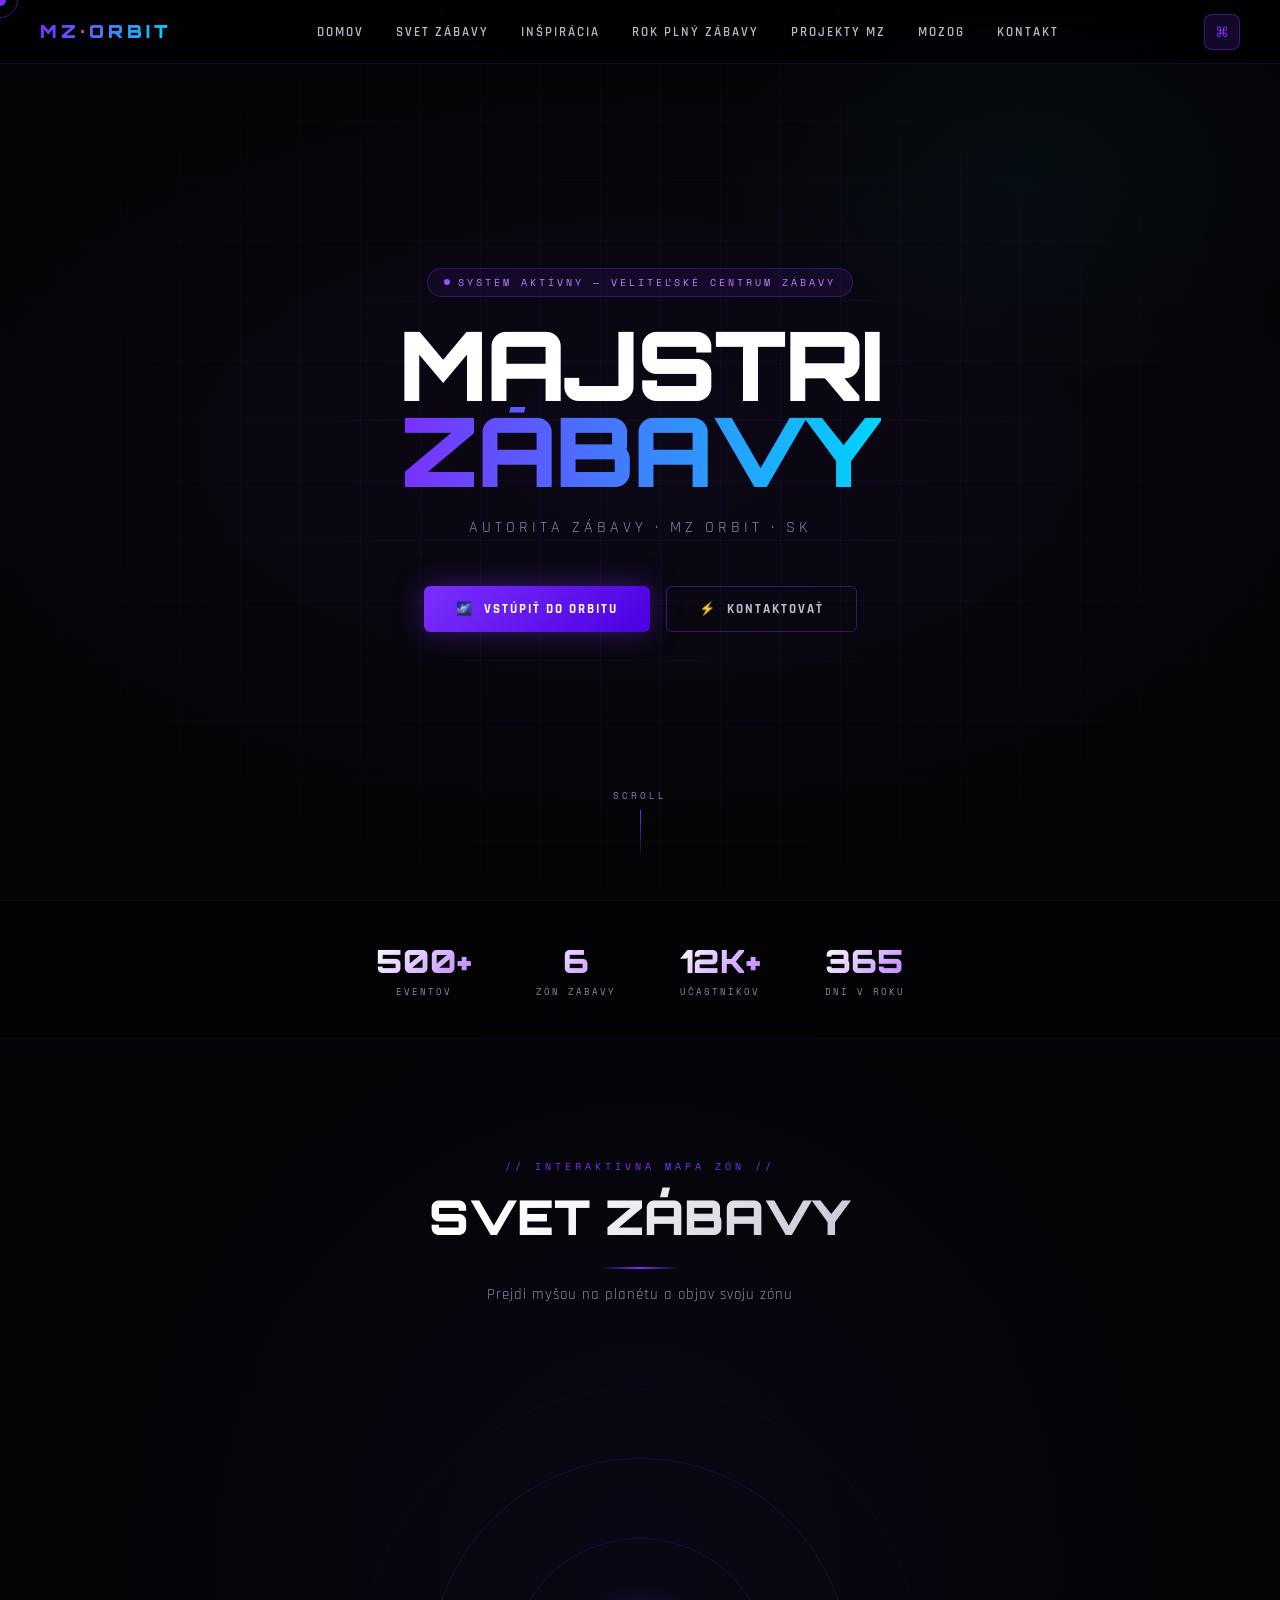
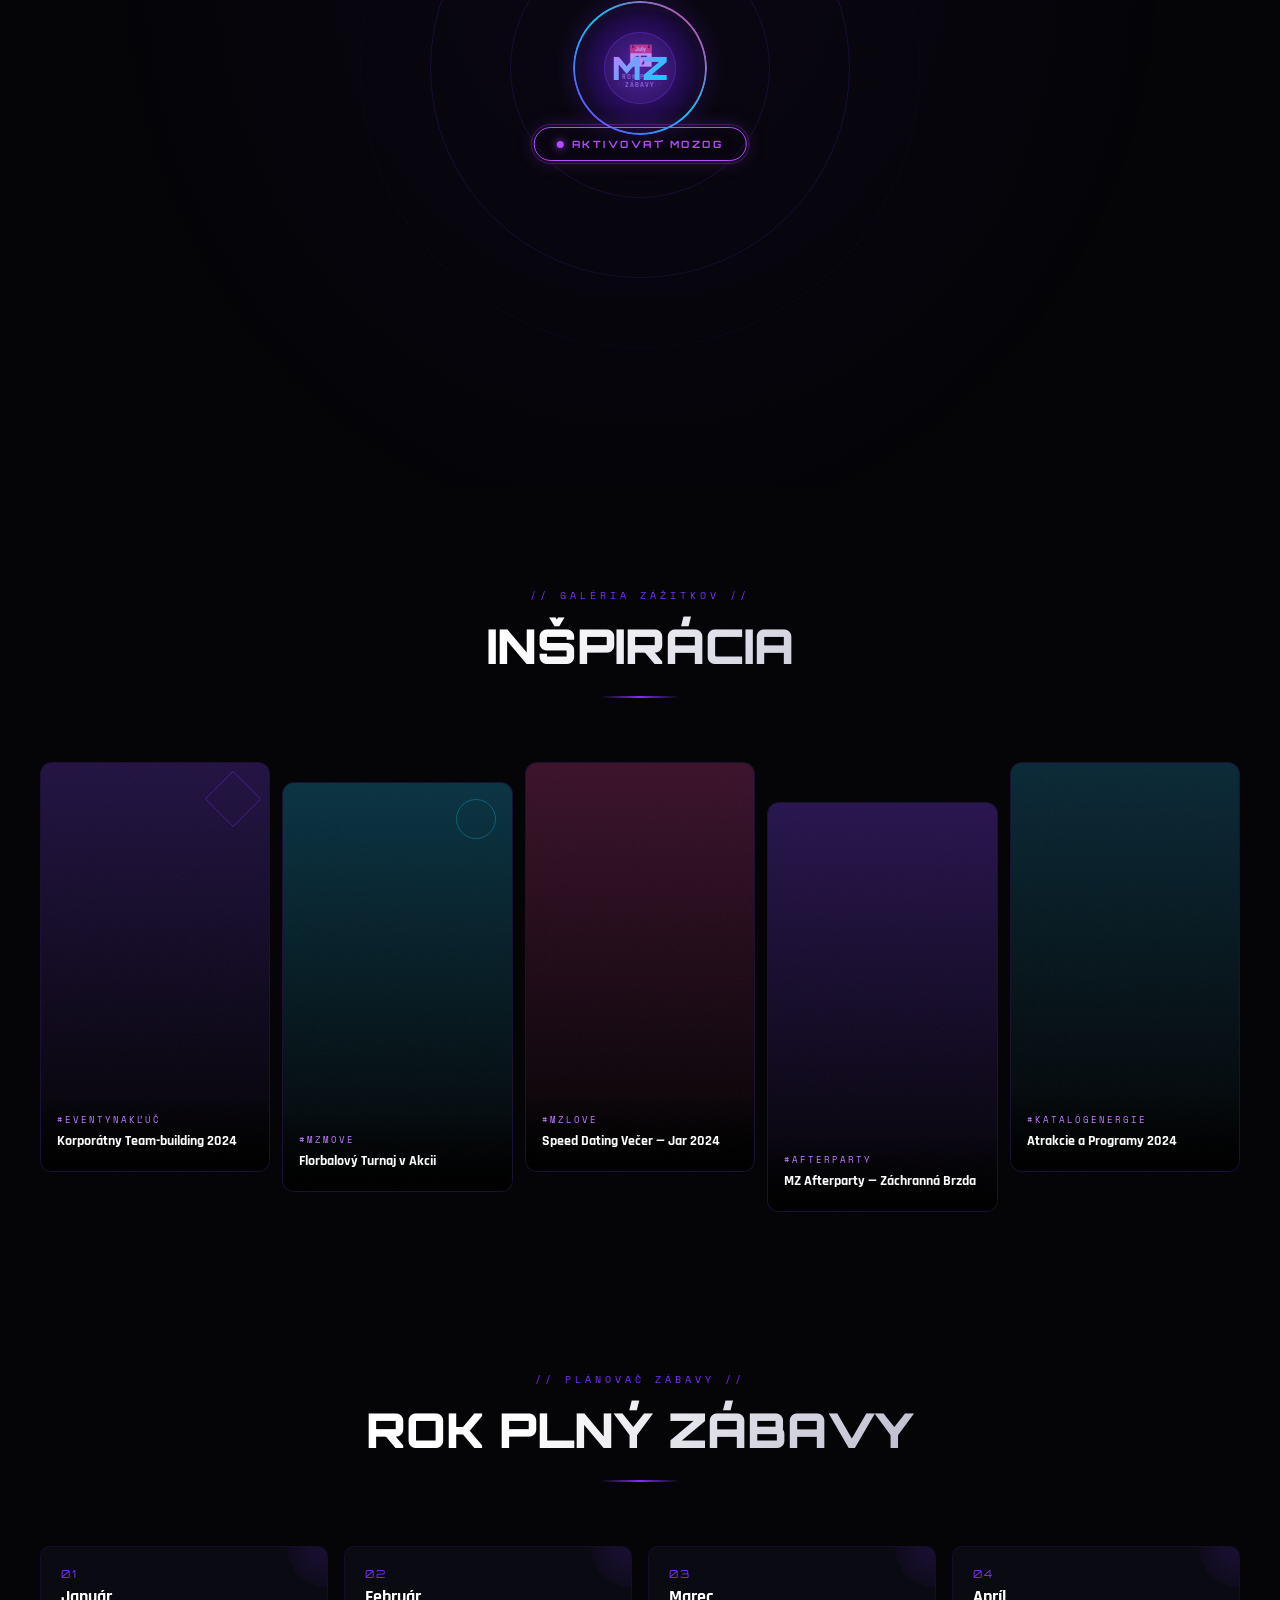
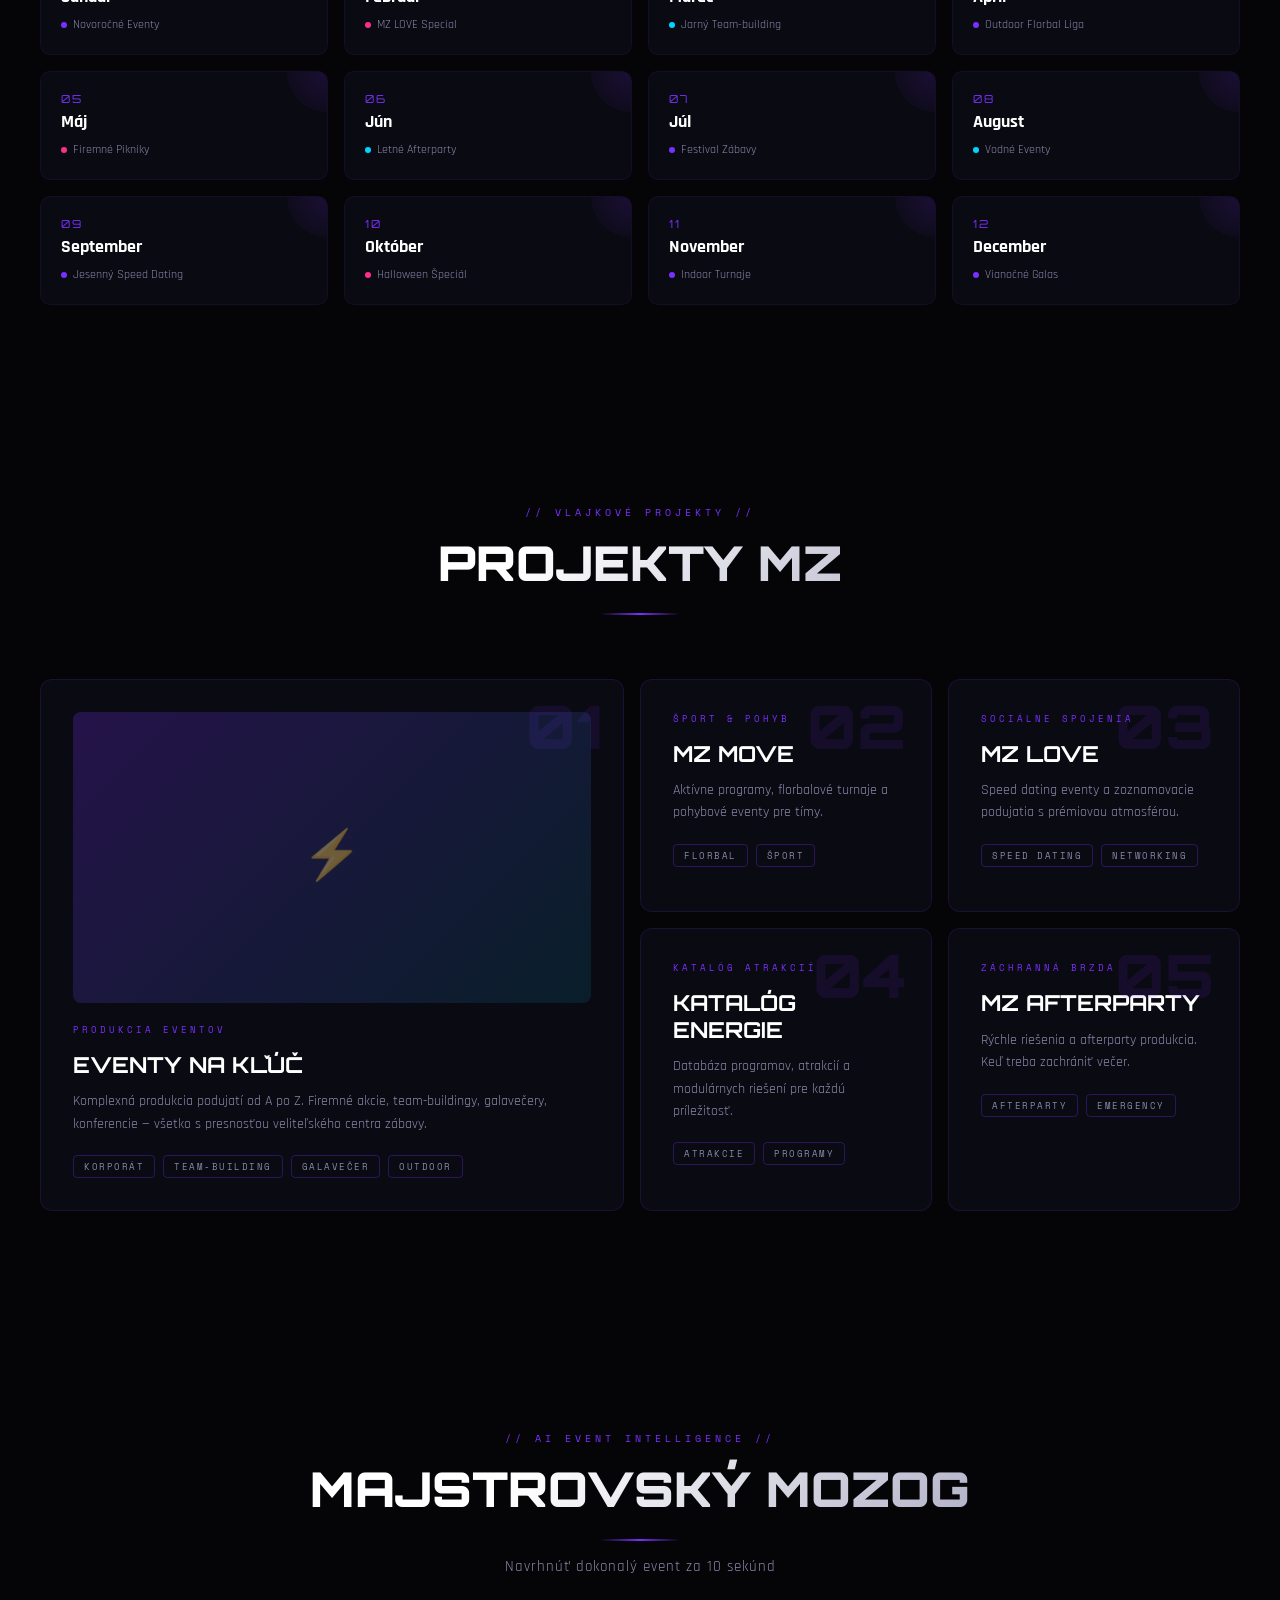
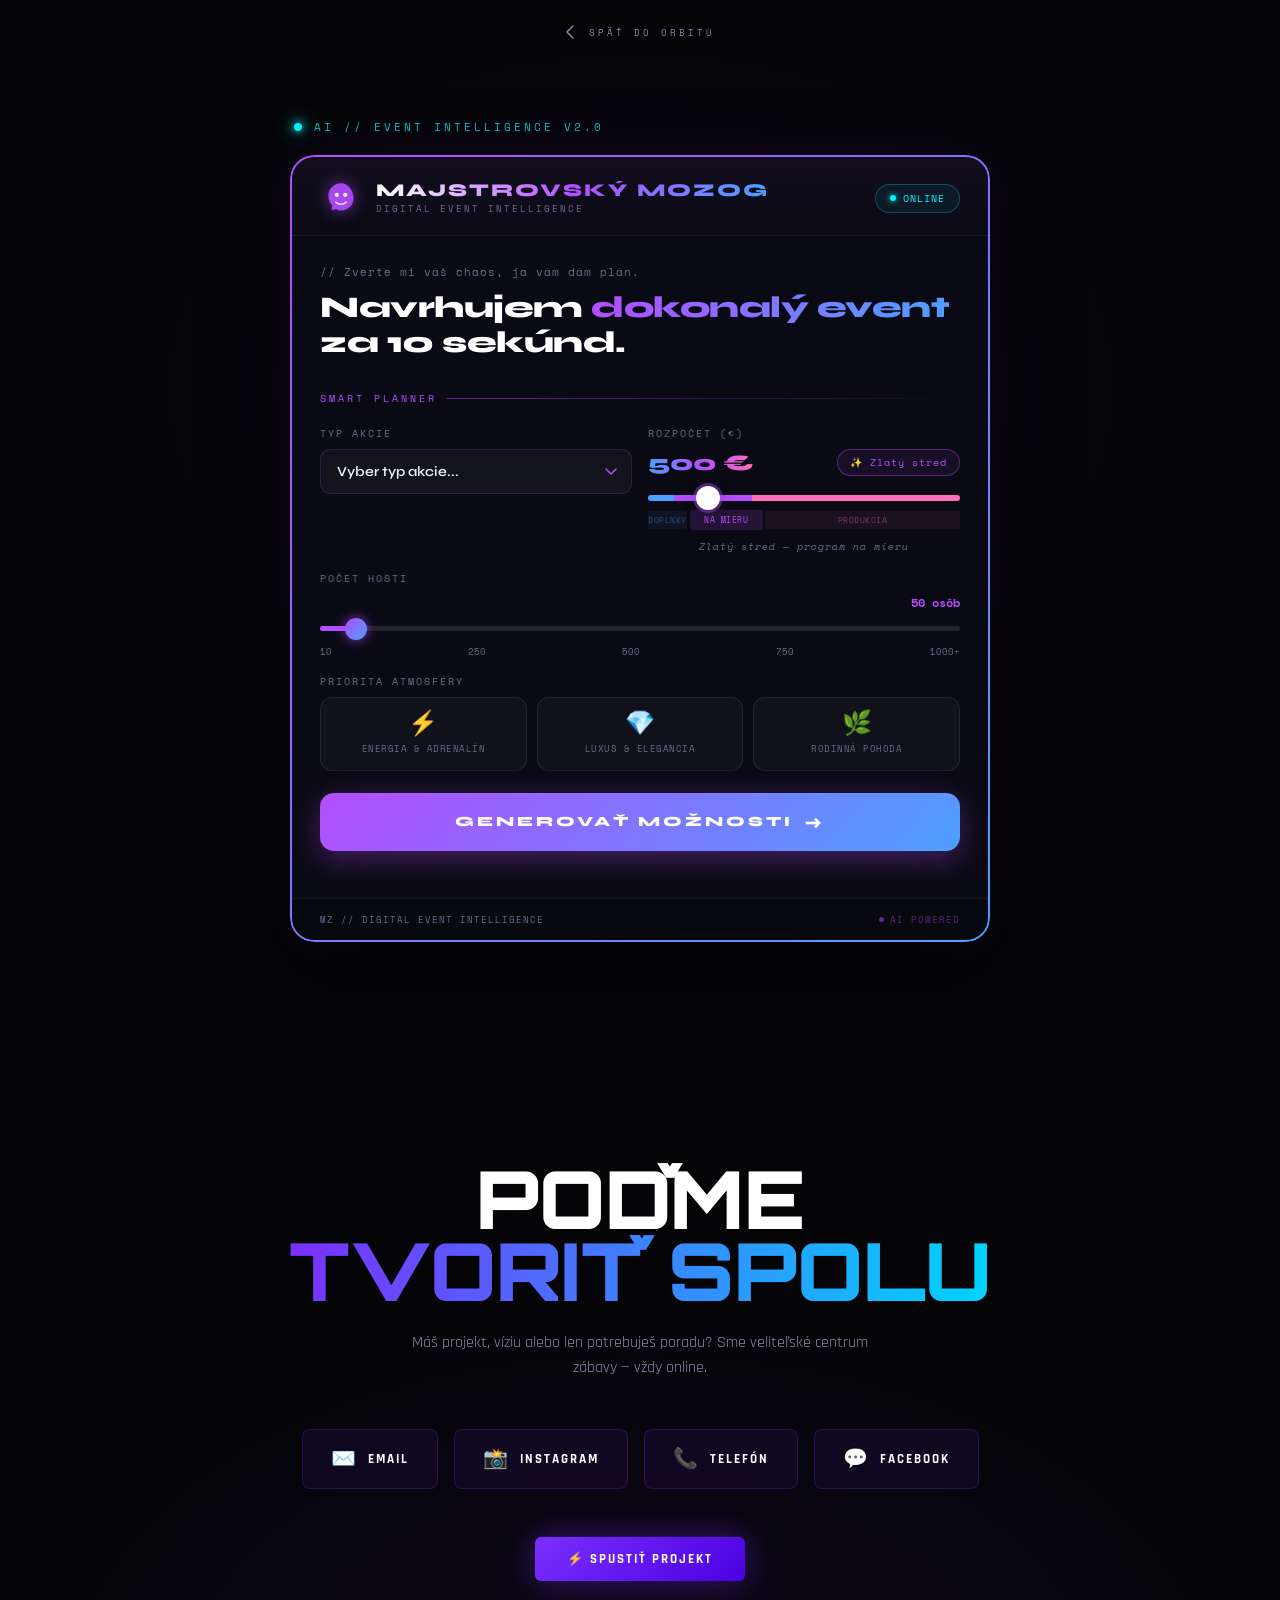
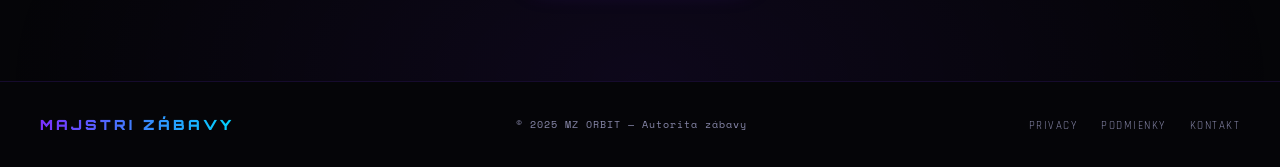
<file: index.html>
<!DOCTYPE html>
<html lang="sk">
<head>
  <meta charset="UTF-8">
  <meta name="viewport" content="width=device-width, initial-scale=1.0">
  <title>MAJSTRI ZÁBAVY — MZ ORBIT × MAJSTROVSKÝ MOZOG</title>

  <!--
    ============================================================
    FONTY — načítavajú sa z Google Fonts (potrebný internet)
    Rajdhani  = hlavný font textu
    Orbitron  = nadpisy a logá
    Space Mono = technické texty, labely
    Syne      = Mozog karta
    ============================================================
  -->
  <link href="https://fonts.googleapis.com/css2?family=Rajdhani:wght@300;400;500;600;700&family=Orbitron:wght@400;700;900&family=Space+Mono:ital,wght@0,400;0,700;1,400&family=Syne:wght@400;700;800;900&display=swap" rel="stylesheet">

  <!--
    ŠTÝLY — všetky farby, veľkosti, animácie
    Chceš zmeniť dizajn? Otvor css/style.css
  -->
  <link rel="stylesheet" href="css/style.css">
</head>
<body>

<!-- ══════════════════════════════════════════════════════
     VLASTNÝ KURZOR
     (bodka + kruh, animované v js/main.js)
     ══════════════════════════════════════════════════════ -->
<div id="cursor"></div>
<div id="cursor-ring"></div>

<!-- ══════════════════════════════════════════════════════
     PLÁVAJÚCE PARTIKULE (dekorácia na pozadí)
     ══════════════════════════════════════════════════════ -->
<div class="particle" style="width:3px;height:3px;left:10%;top:80%;animation-delay:0s;animation-duration:8s;"></div>
<div class="particle" style="width:2px;height:2px;left:25%;top:90%;animation-delay:1.5s;animation-duration:6s;background:var(--cyan)"></div>
<div class="particle" style="width:4px;height:4px;left:70%;top:85%;animation-delay:3s;animation-duration:10s;"></div>
<div class="particle" style="width:2px;height:2px;left:85%;top:75%;animation-delay:0.8s;animation-duration:7s;background:var(--pink)"></div>
<div class="particle" style="width:3px;height:3px;left:45%;top:95%;animation-delay:2.2s;animation-duration:9s;"></div>

<!-- ══════════════════════════════════════════════════════
     PRECHODOVÝ OVERLAY
     (čierny flash pri kliknutí na "Aktivovať Mozog")
     ══════════════════════════════════════════════════════ -->
<div id="mozog-transition">
  <div class="transition-brain">🧠 AKTIVUJEM MOZOG...</div>
</div>

<!-- ══════════════════════════════════════════════════════
     TOAST NOTIFIKÁCIA
     (malá správa dole po schválení plánu)
     ══════════════════════════════════════════════════════ -->
<div class="toast" id="toast">✓ Plán odoslaný Majstrom!</div>

<!-- ══════════════════════════════════════════════════════
     COMMAND BAR (⌘K alebo Ctrl+K)
     Rýchle vyhľadávanie a navigácia
     ══════════════════════════════════════════════════════ -->
<div id="command-overlay">
  <div class="command-box">
    <div class="command-input-wrap">
      <span class="command-icon">⌘</span>
      <input type="text" id="command-input" placeholder="Hľadaj zónu, program, event..." autocomplete="off">
      <span class="command-kbd">ESC</span>
    </div>
    <div class="command-results">
      <div class="command-section-label">Navigácia</div>
      <div class="command-item" onclick="navigateTo('orbit-section')">
        <div class="cmd-item-icon">🌌</div>
        <div class="cmd-item-text">
          <div class="cmd-item-name">MZ ORBIT — Svet Zábavy</div>
          <div class="cmd-item-desc">Interaktívna mapa zón a kategórií</div>
        </div>
        <span class="cmd-item-shortcut">→</span>
      </div>
      <div class="command-item" onclick="navigateTo('inspiracia')">
        <div class="cmd-item-icon">🎬</div>
        <div class="cmd-item-text">
          <div class="cmd-item-name">Inšpirácia & Reels</div>
          <div class="cmd-item-desc">Video galéria zážitkov</div>
        </div>
        <span class="cmd-item-shortcut">→</span>
      </div>
      <div class="command-item" onclick="navigateTo('rok')">
        <div class="cmd-item-icon">📅</div>
        <div class="cmd-item-text">
          <div class="cmd-item-name">Rok Plný Zábavy</div>
          <div class="cmd-item-desc">Plánovač eventov na celý rok</div>
        </div>
        <span class="cmd-item-shortcut">→</span>
      </div>
      <div class="command-item" onclick="navigateTo('projekty')">
        <div class="cmd-item-icon">🚀</div>
        <div class="cmd-item-text">
          <div class="cmd-item-name">Projekty MZ</div>
          <div class="cmd-item-desc">Naše vlajkové projekty a programy</div>
        </div>
        <span class="cmd-item-shortcut">→</span>
      </div>
      <div class="command-item" onclick="activateMozog()">
        <div class="cmd-item-icon">🧠</div>
        <div class="cmd-item-text">
          <div class="cmd-item-name">MAJSTROVSKÝ MOZOG</div>
          <div class="cmd-item-desc">AI Event Planner — navrhnúť dokonalý event</div>
        </div>
        <span class="cmd-item-shortcut">→</span>
      </div>
      <div class="command-item" onclick="navigateTo('kontakt')">
        <div class="cmd-item-icon">✉️</div>
        <div class="cmd-item-text">
          <div class="cmd-item-name">Kontakt</div>
          <div class="cmd-item-desc">Spojiť sa s tímom MZ</div>
        </div>
        <span class="cmd-item-shortcut">→</span>
      </div>
      <div class="command-section-label">Zóny</div>
      <div class="command-item">
        <div class="cmd-item-icon">⚡</div>
        <div class="cmd-item-text">
          <div class="cmd-item-name">EVENTY NA KĽÚČ</div>
          <div class="cmd-item-desc">Kompletná produkcia podujatí</div>
        </div>
      </div>
      <div class="command-item">
        <div class="cmd-item-icon">🏒</div>
        <div class="cmd-item-text">
          <div class="cmd-item-name">MZ MOVE — Florbal & Šport</div>
          <div class="cmd-item-desc">Aktívne zábavné programy</div>
        </div>
      </div>
      <div class="command-item">
        <div class="cmd-item-icon">💞</div>
        <div class="cmd-item-text">
          <div class="cmd-item-name">MZ LOVE — Zoznamka</div>
          <div class="cmd-item-desc">Sociálne speed dating eventy</div>
        </div>
      </div>
    </div>
    <div class="command-footer">
      <span>↑↓ naviguj</span>
      <span>↵ otvor</span>
      <span>ESC zatvor</span>
    </div>
  </div>
</div>

<!-- ══════════════════════════════════════════════════════
     NAVIGÁCIA (fixná lišta hore)
     ══════════════════════════════════════════════════════ -->
<nav id="navbar">
  <a href="#home" class="nav-logo">MZ<span>·</span>ORBIT</a>
  <ul class="nav-links">
    <li><a href="#home">Domov</a></li>
    <li><a href="#orbit-section">Svet Zábavy</a></li>
    <li><a href="#inspiracia">Inšpirácia</a></li>
    <li><a href="#rok">Rok Plný Zábavy</a></li>
    <li><a href="#projekty">Projekty MZ</a></li>
    <li><a href="#mozog-section">Mozog</a></li>
    <li><a href="#kontakt">Kontakt</a></li>
  </ul>
  <button class="nav-search-btn" onclick="openCommand()" title="Hľadať (⌘K)">⌘</button>
  <div class="nav-ham" onclick="toggleMobile()" id="hamBtn">
    <span></span><span></span><span></span>
  </div>
</nav>

<!-- Mobilné menu (zobrazí sa keď klikneš na hamburger) -->
<div class="mobile-menu" id="mobileMenu">
  <a href="#home"         onclick="closeMobile()">Domov</a>
  <a href="#orbit-section" onclick="closeMobile()">Svet Zábavy</a>
  <a href="#inspiracia"   onclick="closeMobile()">Inšpirácia</a>
  <a href="#rok"          onclick="closeMobile()">Rok Plný Zábavy</a>
  <a href="#projekty"     onclick="closeMobile()">Projekty MZ</a>
  <a href="#mozog-section" onclick="closeMobile()">Mozog</a>
  <a href="#kontakt"      onclick="closeMobile()">Kontakt</a>
</div>


<!-- ══════════════════════════════════════════════════════
     1. HERO SEKCIA — Úvodná obrazovka
     ══════════════════════════════════════════════════════ -->
<section id="home">
  <div class="hero-grid-bg"></div>
  <div class="hero-content">
    <div class="hero-badge">
      <div class="hero-badge-dot"></div>
      Systém aktívny — Veliteľské centrum zábavy
    </div>
    <h1 class="hero-title">
      <span class="line1">MAJSTRI</span>
      <span class="line2">ZÁBAVY</span>
    </h1>
    <p class="hero-sub">Autorita Zábavy · MZ ORBIT · SK</p>
    <div class="hero-cta">
      <a href="#orbit-section" class="btn-primary"><span>🌌</span> Vstúpiť do Orbitu</a>
      <a href="#kontakt"       class="btn-ghost"><span>⚡</span> Kontaktovať</a>
    </div>
  </div>
  <div class="scroll-hint">
    <span>Scroll</span>
    <div class="scroll-line"></div>
  </div>
</section>


<!-- ══════════════════════════════════════════════════════
     STATS BAR — Čísla (500+ eventov atd.)
     ══════════════════════════════════════════════════════ -->
<div class="stats-bar reveal">
  <div class="stat-item">
    <div class="stat-number">500+</div>
    <div class="stat-label">Eventov</div>
  </div>
  <div class="stat-item">
    <div class="stat-number">6</div>
    <div class="stat-label">Zón Zábavy</div>
  </div>
  <div class="stat-item">
    <div class="stat-number">12K+</div>
    <div class="stat-label">Účastníkov</div>
  </div>
  <div class="stat-item">
    <div class="stat-number">365</div>
    <div class="stat-label">Dní v Roku</div>
  </div>
</div>


<!-- ══════════════════════════════════════════════════════
     2. ORBIT SEKCIA — Interaktívna mapa zón
     Planéty sú generované dynamicky v js/orbit.js
     ══════════════════════════════════════════════════════ -->
<section id="orbit-section">
  <div class="section-header reveal">
    <div class="section-label-orbit">// INTERAKTÍVNA MAPA ZÓN //</div>
    <h2 class="section-title">SVET ZÁBAVY</h2>
    <div class="section-line"></div>
    <p style="color:var(--grey);font-size:15px;margin-top:16px;letter-spacing:1px;">Prejdi myšou na planétu a objav svoju zónu</p>
  </div>

  <div class="orbit-container" id="orbitContainer">
    <!-- Dekoratívne kruhy -->
    <div class="orbit-ring orbit-ring-1"></div>
    <div class="orbit-ring orbit-ring-2"></div>
    <div class="orbit-ring orbit-ring-3"></div>

    <!-- Stred orbitu — zobrazí sa pri hoveri na planétu -->
    <div class="orbit-core" id="orbitCore">
      <div class="orbit-core-glow"></div>
      <div class="core-logo" id="coreLogo">MZ</div>
      <div class="core-info" id="coreInfo">
        <div class="core-desc" id="coreDesc"></div>
        <button class="core-cta" id="coreCta">VSTÚPIŤ DO TEJTO ZÓNY</button>
      </div>
      <!-- Tlačidlo AKTIVOVAŤ MOZOG (pod logom MZ) -->
      <div class="activate-btn-wrap">
        <button class="activate-mozog-btn" id="activateMozogBtn" onclick="activateMozog()">
          <span class="btn-brain-dot"></span>
          AKTIVOVAŤ MOZOG
        </button>
      </div>
    </div>

    <!-- Planéty sú vložené sem dynamicky cez orbit.js -->
    <div class="planets-wrapper" id="planetsWrapper"></div>
  </div>
</section>


<!-- ══════════════════════════════════════════════════════
     3. INŠPIRÁCIA — Video reels galéria
     ══════════════════════════════════════════════════════ -->
<section id="inspiracia">
  <div class="section-header reveal">
    <div class="section-label-orbit">// GALÉRIA ZÁŽITKOV //</div>
    <h2 class="section-title">INŠPIRÁCIA</h2>
    <div class="section-line"></div>
  </div>
  <div class="reels-grid reveal">
    <div class="reel-card">
      <div class="reel-gradient"></div>
      <div class="reel-noise"></div>
      <div class="reel-geom"></div>
      <div class="reel-play">▶</div>
      <div class="reel-content">
        <div class="reel-tag">#EventyNaKľúč</div>
        <div class="reel-title">Korporátny Team-building 2024</div>
      </div>
    </div>
    <div class="reel-card">
      <div class="reel-gradient"></div>
      <div class="reel-noise"></div>
      <div class="reel-geom"></div>
      <div class="reel-play">▶</div>
      <div class="reel-content">
        <div class="reel-tag">#MZMove</div>
        <div class="reel-title">Florbalový Turnaj v Akcii</div>
      </div>
    </div>
    <div class="reel-card">
      <div class="reel-gradient"></div>
      <div class="reel-noise"></div>
      <div class="reel-play">▶</div>
      <div class="reel-content">
        <div class="reel-tag">#MZLove</div>
        <div class="reel-title">Speed Dating Večer — Jar 2024</div>
      </div>
    </div>
    <div class="reel-card">
      <div class="reel-gradient"></div>
      <div class="reel-noise"></div>
      <div class="reel-play">▶</div>
      <div class="reel-content">
        <div class="reel-tag">#Afterparty</div>
        <div class="reel-title">MZ Afterparty — Záchranná Brzda</div>
      </div>
    </div>
    <div class="reel-card">
      <div class="reel-gradient"></div>
      <div class="reel-noise"></div>
      <div class="reel-play">▶</div>
      <div class="reel-content">
        <div class="reel-tag">#KatalógEnergie</div>
        <div class="reel-title">Atrakcie a Programy 2024</div>
      </div>
    </div>
  </div>
</section>


<!-- ══════════════════════════════════════════════════════
     4. ROK PLNÝ ZÁBAVY — Mesačný plánovač
     ══════════════════════════════════════════════════════ -->
<section id="rok">
  <div class="section-header reveal">
    <div class="section-label-orbit">// PLÁNOVAČ ZÁBAVY //</div>
    <h2 class="section-title">ROK PLNÝ ZÁBAVY</h2>
    <div class="section-line"></div>
  </div>
  <div class="planner-grid reveal">
    <div class="month-card"><div class="month-num">01</div><div class="month-name">Január</div>   <div class="month-event"><span class="month-dot"></span>Novoročné Eventy</div></div>
    <div class="month-card"><div class="month-num">02</div><div class="month-name">Február</div>  <div class="month-event"><span class="month-dot" style="background:var(--pink)"></span>MZ LOVE Special</div></div>
    <div class="month-card"><div class="month-num">03</div><div class="month-name">Marec</div>    <div class="month-event"><span class="month-dot" style="background:var(--cyan)"></span>Jarný Team-building</div></div>
    <div class="month-card"><div class="month-num">04</div><div class="month-name">Apríl</div>    <div class="month-event"><span class="month-dot"></span>Outdoor Florbal Liga</div></div>
    <div class="month-card"><div class="month-num">05</div><div class="month-name">Máj</div>      <div class="month-event"><span class="month-dot" style="background:var(--pink)"></span>Firemné Pikniky</div></div>
    <div class="month-card"><div class="month-num">06</div><div class="month-name">Jún</div>      <div class="month-event"><span class="month-dot" style="background:var(--cyan)"></span>Letné Afterparty</div></div>
    <div class="month-card"><div class="month-num">07</div><div class="month-name">Júl</div>      <div class="month-event"><span class="month-dot"></span>Festival Zábavy</div></div>
    <div class="month-card"><div class="month-num">08</div><div class="month-name">August</div>   <div class="month-event"><span class="month-dot" style="background:var(--cyan)"></span>Vodné Eventy</div></div>
    <div class="month-card"><div class="month-num">09</div><div class="month-name">September</div><div class="month-event"><span class="month-dot"></span>Jesenný Speed Dating</div></div>
    <div class="month-card"><div class="month-num">10</div><div class="month-name">Október</div>  <div class="month-event"><span class="month-dot" style="background:var(--pink)"></span>Halloween Špeciál</div></div>
    <div class="month-card"><div class="month-num">11</div><div class="month-name">November</div> <div class="month-event"><span class="month-dot"></span>Indoor Turnaje</div></div>
    <div class="month-card"><div class="month-num">12</div><div class="month-name">December</div> <div class="month-event"><span class="month-dot" style="background:var(--violet)"></span>Vianočné Galas</div></div>
  </div>
</section>


<!-- ══════════════════════════════════════════════════════
     5. PROJEKTY MZ — Vlajkové projekty
     ══════════════════════════════════════════════════════ -->
<section id="projekty">
  <div class="section-header reveal">
    <div class="section-label-orbit">// VLAJKOVÉ PROJEKTY //</div>
    <h2 class="section-title">PROJEKTY MZ</h2>
    <div class="section-line"></div>
  </div>
  <div class="projects-grid reveal">
    <!-- Hlavná (veľká) karta -->
    <div class="project-card featured">
      <div class="project-number">01</div>
      <div class="project-visual">
        <div class="project-visual-inner">⚡</div>
        <div style="position:absolute;inset:0;background:linear-gradient(135deg,rgba(123,47,255,0.1),rgba(0,212,255,0.05));"></div>
      </div>
      <div class="project-category">Produkcia Eventov</div>
      <div class="project-name">EVENTY NA KĽÚČ</div>
      <div class="project-desc">Komplexná produkcia podujatí od A po Z. Firemné akcie, team-buildingy, galavečery, konferencie — všetko s presnosťou veliteľského centra zábavy.</div>
      <div class="project-tags">
        <span class="tag">Korporát</span>
        <span class="tag">Team-building</span>
        <span class="tag">Galavečer</span>
        <span class="tag">Outdoor</span>
      </div>
    </div>
    <div class="project-card">
      <div class="project-number">02</div>
      <div class="project-category">Šport & Pohyb</div>
      <div class="project-name">MZ MOVE</div>
      <div class="project-desc">Aktívne programy, florbalové turnaje a pohybové eventy pre tímy.</div>
      <div class="project-tags"><span class="tag">Florbal</span><span class="tag">Šport</span></div>
    </div>
    <div class="project-card">
      <div class="project-number">03</div>
      <div class="project-category">Sociálne Spojenia</div>
      <div class="project-name">MZ LOVE</div>
      <div class="project-desc">Speed dating eventy a zoznamovacie podujatia s prémiovou atmosférou.</div>
      <div class="project-tags"><span class="tag">Speed Dating</span><span class="tag">Networking</span></div>
    </div>
    <div class="project-card">
      <div class="project-number">04</div>
      <div class="project-category">Katalóg Atrakcií</div>
      <div class="project-name">KATALÓG ENERGIE</div>
      <div class="project-desc">Databáza programov, atrakcií a modulárnych riešení pre každú príležitosť.</div>
      <div class="project-tags"><span class="tag">Atrakcie</span><span class="tag">Programy</span></div>
    </div>
    <div class="project-card">
      <div class="project-number">05</div>
      <div class="project-category">Záchranná Brzda</div>
      <div class="project-name">MZ AFTERPARTY</div>
      <div class="project-desc">Rýchle riešenia a afterparty produkcia. Keď treba zachrániť večer.</div>
      <div class="project-tags"><span class="tag">Afterparty</span><span class="tag">Emergency</span></div>
    </div>
  </div>
</section>


<!-- ══════════════════════════════════════════════════════
     6. MAJSTROVSKÝ MOZOG — AI Event Planner
     Logika planéra je v js/mozog.js
     ══════════════════════════════════════════════════════ -->
<section id="mozog-section">
  <div class="section-header reveal">
    <div class="section-label-orbit">// AI EVENT INTELLIGENCE //</div>
    <h2 class="section-title">MAJSTROVSKÝ MOZOG</h2>
    <div class="section-line"></div>
    <p style="color:var(--grey);font-size:15px;margin-top:16px;letter-spacing:1px;">Navrhnúť dokonalý event za 10 sekúnd</p>
  </div>

  <div style="text-align:center;margin-bottom:32px;">
    <a href="#orbit-section" class="back-to-orbit">
      <svg viewBox="0 0 14 14" fill="none" xmlns="http://www.w3.org/2000/svg">
        <path d="M8 1L2 7l6 6" stroke="currentColor" stroke-width="1.5" stroke-linecap="round" stroke-linejoin="round"/>
      </svg>
      Späť do Orbitu
    </a>
  </div>

  <div class="mozog-wrapper">
    <div class="mozog-header-badge">
      <div class="badge-dot"></div>
      <span class="badge-text">AI // Event Intelligence v2.0</span>
    </div>

    <div class="mozog-card" id="mozogCard">
      <div class="card-border">
        <div class="card-inner">

          <!-- Horná lišta karty -->
          <div class="top-bar">
            <div class="logo-section">
              <svg class="brain-icon" viewBox="0 0 40 40" fill="none" xmlns="http://www.w3.org/2000/svg">
                <path d="M20 6C13.4 6 8 11.4 8 18c0 3.5 1.4 6.7 3.7 9l-.7 5 4.5-1.5C16.9 31.5 18.4 32 20 32c6.6 0 12-5.4 12-12S26.6 6 20 6z" fill="url(#bg1)" opacity="0.9"/>
                <path d="M14 17c0-1.1.9-2 2-2s2 .9 2 2-.9 2-2 2-2-.9-2-2zm8 0c0-1.1.9-2 2-2s2 .9 2 2-.9 2-2 2-2-.9-2-2z" fill="rgba(255,255,255,0.9)"/>
                <path d="M15 24c1.3 1.2 3 2 5 2s3.7-.8 5-2" stroke="rgba(255,255,255,0.8)" stroke-width="1.5" stroke-linecap="round"/>
                <defs>
                  <linearGradient id="bg1" x1="8" y1="6" x2="32" y2="32">
                    <stop offset="0%" stop-color="#b44dff"/>
                    <stop offset="100%" stop-color="#4d9fff"/>
                  </linearGradient>
                </defs>
              </svg>
              <div class="logo-text">
                <span class="logo-main">MAJSTROVSKÝ MOZOG</span>
                <span class="logo-sub">Digital Event Intelligence</span>
              </div>
            </div>
            <div class="status-pill">
              <div class="status-dot"></div>
              <span class="status-text">ONLINE</span>
            </div>
          </div>

          <!-- Intro text -->
          <div class="intro-section">
            <div class="intro-tagline">// Zverte mi váš chaos, ja vám dám plán.</div>
            <div class="intro-headline">Navrhujem <span>dokonalý event</span><br>za 10 sekúnd.</div>
          </div>

          <!-- FORMULÁR PLANÉRA -->
          <div class="planner-section" id="plannerSection">
            <div class="mozog-section-label">Smart Planner</div>
            <div class="form-grid">

              <!-- Typ akcie -->
              <div class="form-group">
                <label class="form-label" for="eventType">Typ akcie</label>
                <select class="form-select" id="eventType">
                  <option value="">Vyber typ akcie...</option>
                  <option value="firemny">🏢 Firemný event</option>
                  <option value="svadba">💍 Svadba / Oslava</option>
                  <option value="narozeniny">🎂 Narodeninová párty</option>
                  <option value="teambuilding">⚡ Teambuilding</option>
                  <option value="koncert">🎵 Koncert / Show</option>
                  <option value="detsky">🎪 Detský event</option>
                  <option value="gala">✨ Galavečer</option>
                </select>
              </div>

              <!-- Rozpočet slider -->
              <div class="form-group">
                <label class="form-label">Rozpočet (€)</label>
                <div class="budget-slider-wrap">
                  <div class="budget-top-row">
                    <span class="budget-amount" id="budgetAmount">500 €</span>
                    <span class="budget-zone-pill" id="budgetZonePill">● Zlatý stred</span>
                  </div>
                  <div class="budget-track-wrap">
                    <input type="range" id="budgetSlider" min="0" max="3000" value="500" step="25">
                    <div class="budget-zone-bar">
                      <div class="bz bz-low"  title="pod 250 €">DOPLNKY</div>
                      <div class="bz bz-mid"  title="250–1000 €">NA MIERU</div>
                      <div class="bz bz-high" title="nad 1000 €">PRODUKCIA</div>
                    </div>
                  </div>
                  <div class="budget-tooltip" id="budgetTooltip">Zlatý stred</div>
                </div>
              </div>

              <!-- Počet hostí slider -->
              <div class="form-group full">
                <label class="form-label">Počet hostí</label>
                <div class="range-wrap">
                  <span class="range-value" id="rangeVal">50 osôb</span>
                  <input type="range" id="guestCount" min="10" max="1000" value="50" step="10">
                  <div class="range-labels">
                    <span>10</span><span>250</span><span>500</span><span>750</span><span>1000+</span>
                  </div>
                </div>
              </div>

              <!-- Priorita atmosféry -->
              <div class="form-group full">
                <label class="form-label">Priorita atmosféry</label>
                <div class="priority-grid">
                  <button type="button" class="priority-btn" data-value="energia"  onclick="selectPriority(this)">
                    <span class="priority-emoji">⚡</span>
                    <span class="priority-label">Energia &amp; Adrenalín</span>
                  </button>
                  <button type="button" class="priority-btn" data-value="elegancia" onclick="selectPriority(this)">
                    <span class="priority-emoji">💎</span>
                    <span class="priority-label">Luxus &amp; Elegancia</span>
                  </button>
                  <button type="button" class="priority-btn" data-value="pohoda"   onclick="selectPriority(this)">
                    <span class="priority-emoji">🌿</span>
                    <span class="priority-label">Rodinná Pohoda</span>
                  </button>
                </div>
              </div>

            </div><!-- /form-grid -->

            <div class="generate-wrap">
              <button type="button" class="generate-btn" id="generateBtn" onclick="generatePlan()">
                <span>GENEROVAŤ MOŽNOSTI</span>
                <span class="btn-arrow">→</span>
              </button>
              <div class="error-hint" id="errorHint">⚠ Vyber typ akcie a prioritu atmosféry</div>
            </div>
          </div><!-- /plannerSection -->

          <!-- Thinking animácia (zobrazí sa počas generovania) -->
          <div class="thinking-overlay" id="thinkingOverlay">
            <div class="thinking-dots">
              <div class="thinking-dot"></div>
              <div class="thinking-dot"></div>
              <div class="thinking-dot"></div>
            </div>
            <div class="thinking-label" id="thinkingLabel">Analyzujem požiadavky...</div>
            <div class="progress-bar"><div class="progress-fill"></div></div>
          </div>

          <!-- Výsledok (zobrazí sa po vygenerovaní) -->
          <div class="result-section" id="resultSection">
            <div class="result-label">Môj návrh pre vás</div>
            <div class="ai-message" id="aiMessage">
              <span id="aiText"></span>
              <span class="cursor-blink" id="cursorEl" style="display:none;"></span>
            </div>
            <div class="modules-grid"  id="modulesGrid"></div>
            <div class="summary-bar"   id="summaryBar"></div>
            <div class="cta-row" id="ctaRow" style="display:grid;">
              <button type="button" class="cta-approve" onclick="approvePlan()">✓ Schváliť plán &amp; kontaktovať</button>
              <button type="button" class="cta-reset"   onclick="resetPlan()">↺ Reset</button>
            </div>
          </div>

          <!-- Spodná lišta karty -->
          <div class="card-footer">
            <span class="footer-left">MZ // DIGITAL EVENT INTELLIGENCE</span>
            <span class="footer-right"><div class="api-dot"></div>AI POWERED</span>
          </div>

        </div><!-- /card-inner -->
      </div><!-- /card-border -->
    </div><!-- /mozog-card -->
  </div><!-- /mozog-wrapper -->
</section>


<!-- ══════════════════════════════════════════════════════
     7. KONTAKT
     ══════════════════════════════════════════════════════ -->
<section id="kontakt">
  <div class="contact-wrapper reveal">
    <h2 class="contact-mega">POĎME<br><span>TVORIŤ SPOLU</span></h2>
    <p class="contact-sub">Máš projekt, víziu alebo len potrebuješ poradu? Sme veliteľské centrum zábavy — vždy online.</p>
    <div class="contact-channels">
      <a href="mailto:info@majstrizabavy.sk" class="contact-channel">
        <span class="channel-icon">✉️</span>
        <span class="channel-name">Email</span>
      </a>
      <a href="https://instagram.com" target="_blank" class="contact-channel">
        <span class="channel-icon">📸</span>
        <span class="channel-name">Instagram</span>
      </a>
      <a href="tel:+421900000000" class="contact-channel">
        <span class="channel-icon">📞</span>
        <span class="channel-name">Telefón</span>
      </a>
      <a href="#" class="contact-channel">
        <span class="channel-icon">💬</span>
        <span class="channel-name">Facebook</span>
      </a>
    </div>
    <div style="margin-top:48px">
      <a href="mailto:info@majstrizabavy.sk" class="btn-primary">⚡ Spustiť Projekt</a>
    </div>
  </div>
</section>


<!-- ══════════════════════════════════════════════════════
     FOOTER
     ══════════════════════════════════════════════════════ -->
<footer>
  <div class="footer-logo">MAJSTRI ZÁBAVY</div>
  <div class="footer-copy">© 2025 MZ ORBIT — Autorita zábavy</div>
  <ul class="footer-links">
    <li><a href="#">Privacy</a></li>
    <li><a href="#">Podmienky</a></li>
    <li><a href="#kontakt">Kontakt</a></li>
  </ul>
</footer>


<!--
  ============================================================
  JAVASCRIPT SÚBORY
  DÔLEŽITÉ: Musia byť na konci stránky (pred </body>)
  Poradie záleží:
  1. orbit.js   — animácia planét (nezávisí na ničom)
  2. mozog.js   — logika planéra (nezávisí na ničom)
  3. main.js    — kurzor, scroll, command bar (musí byť posledný,
                  lebo hľadá planéty ktoré vytvoril orbit.js)
  ============================================================
-->
<script src="js/orbit.js"></script>
<script src="js/mozog.js"></script>
<script src="js/main.js"></script>

</body>
</html>
</file>
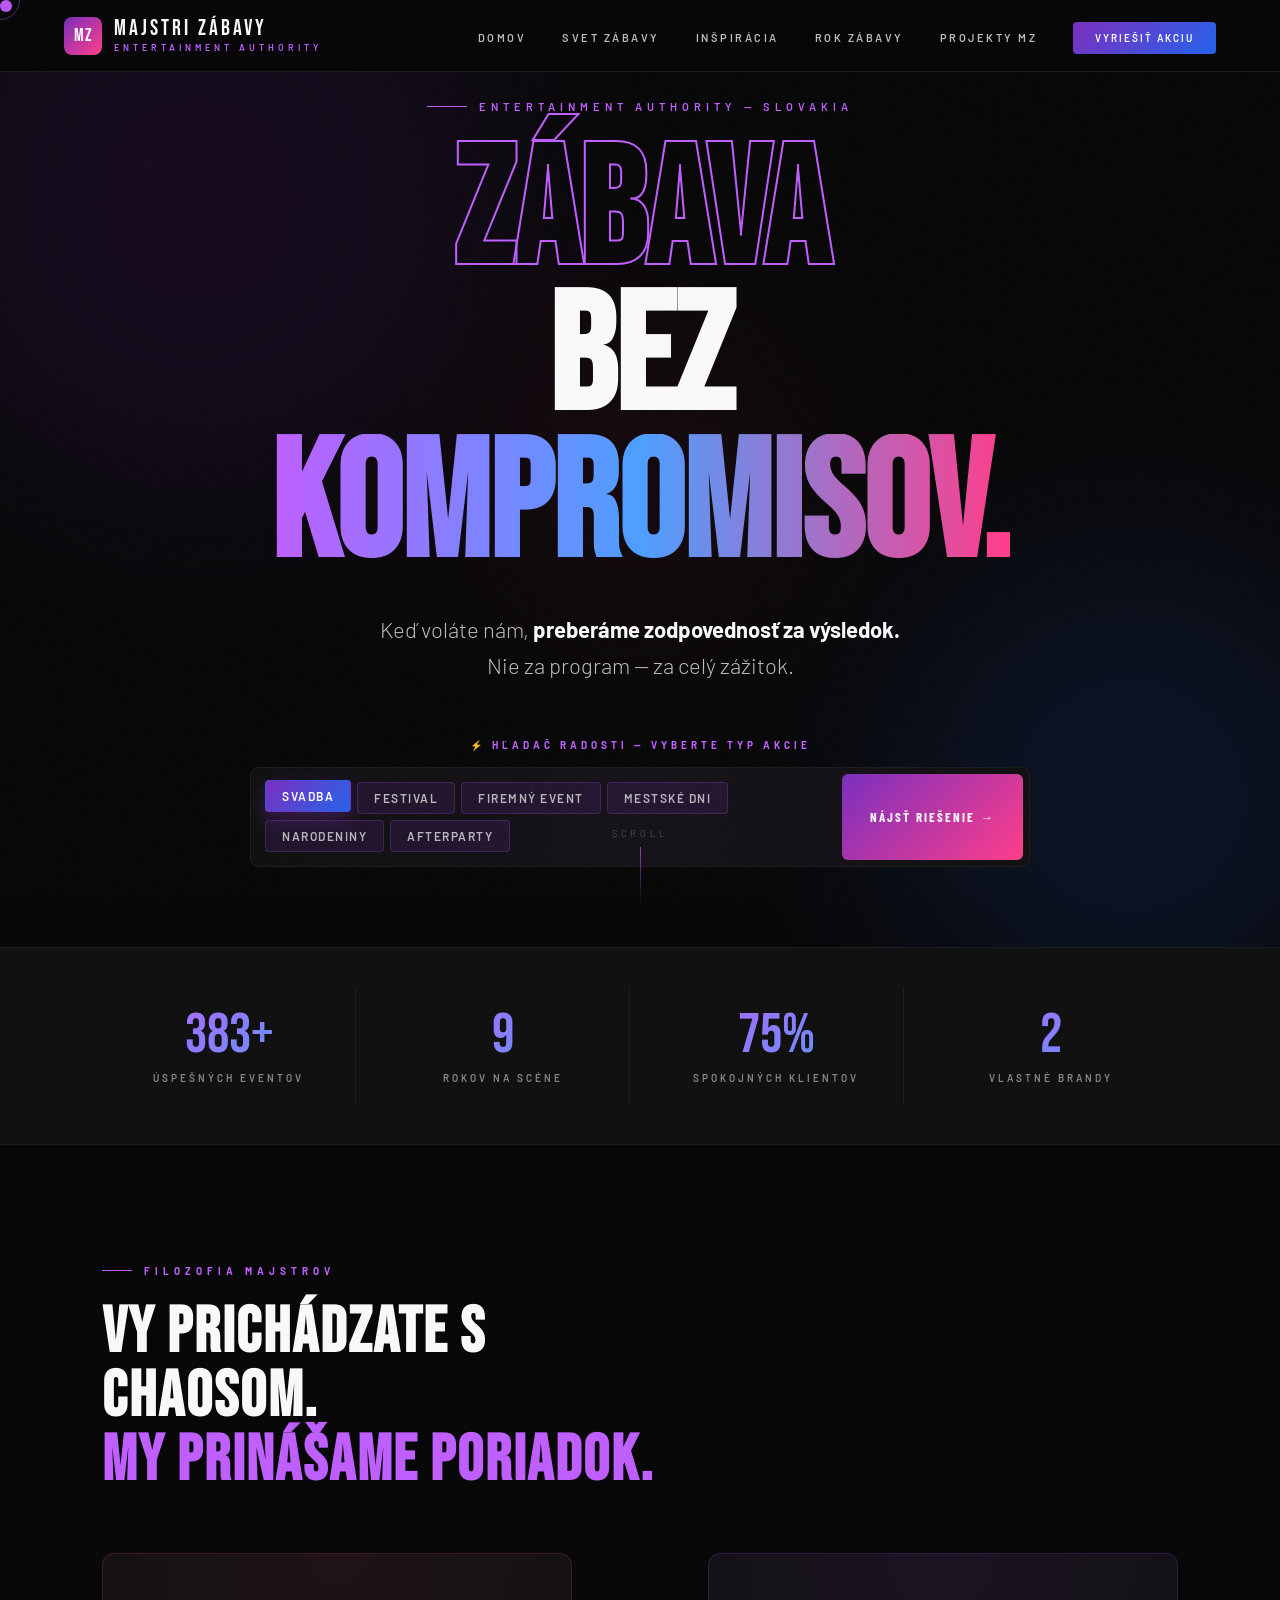
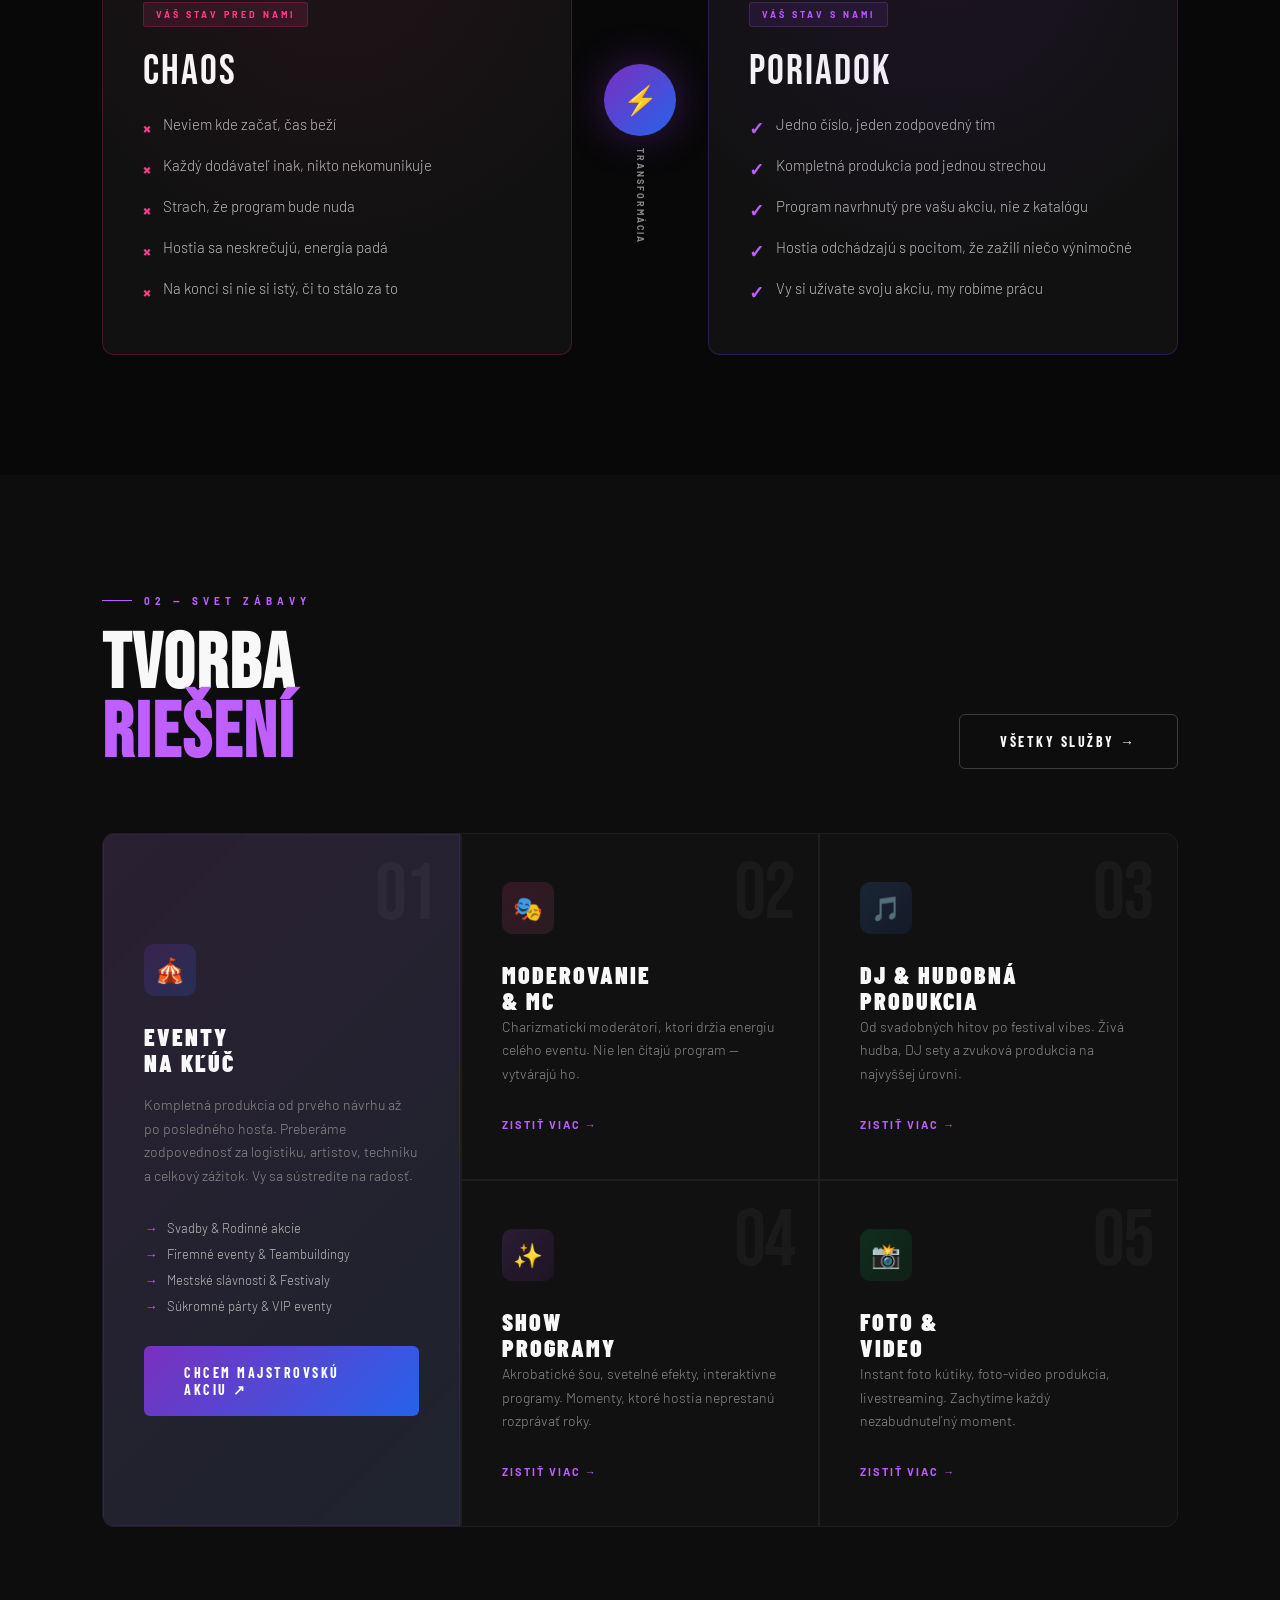
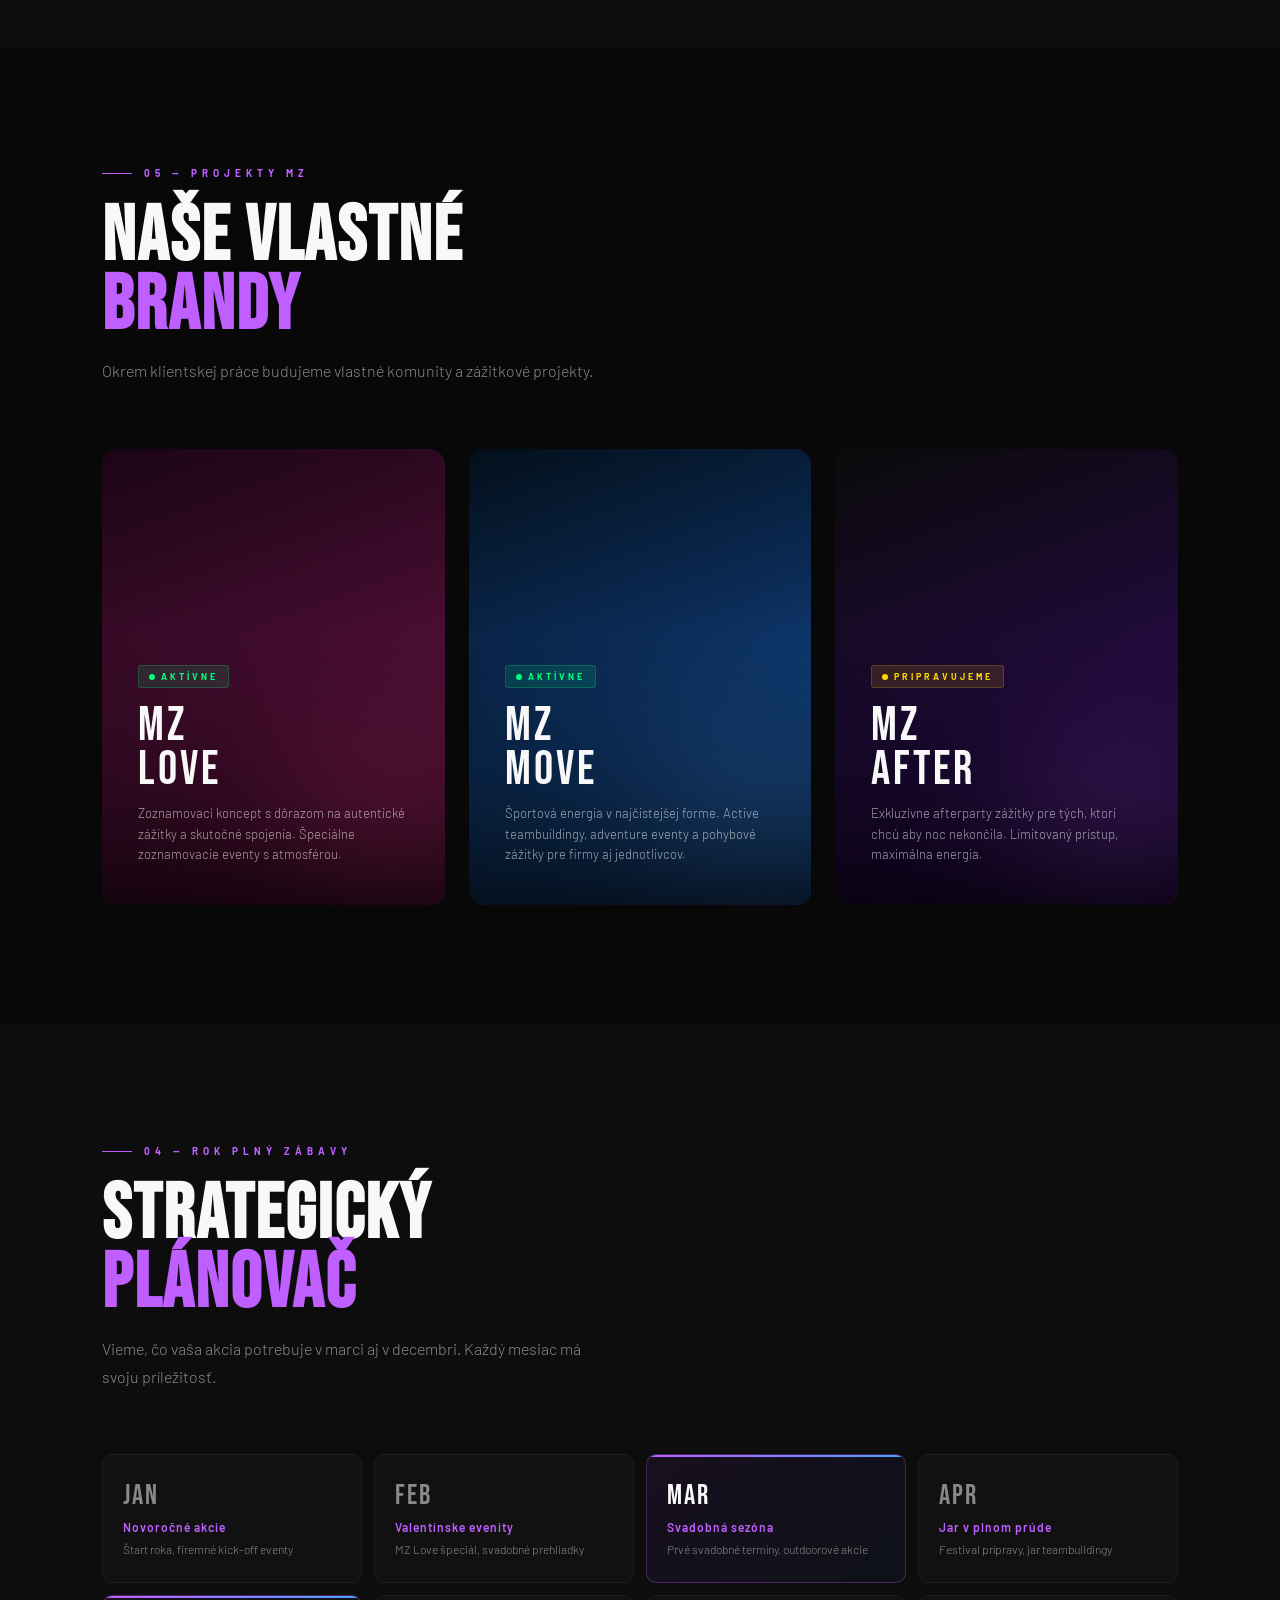
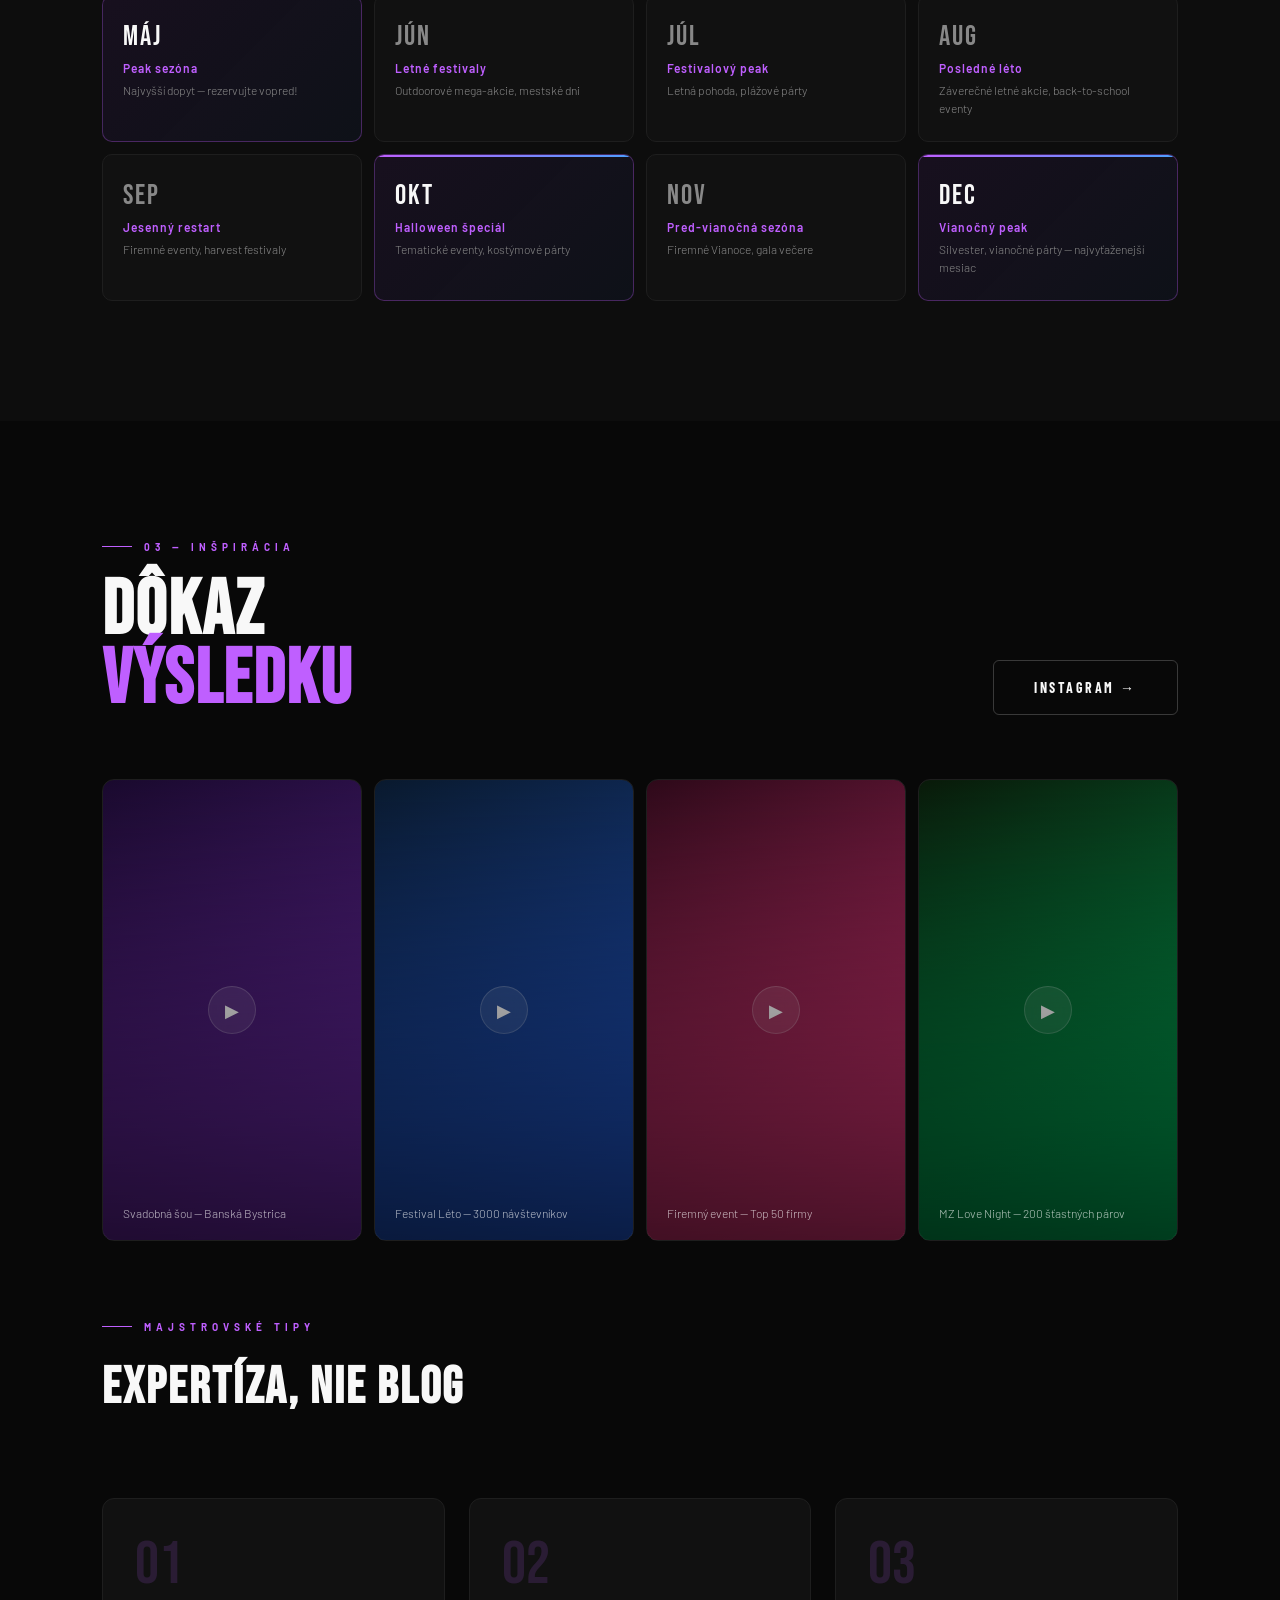
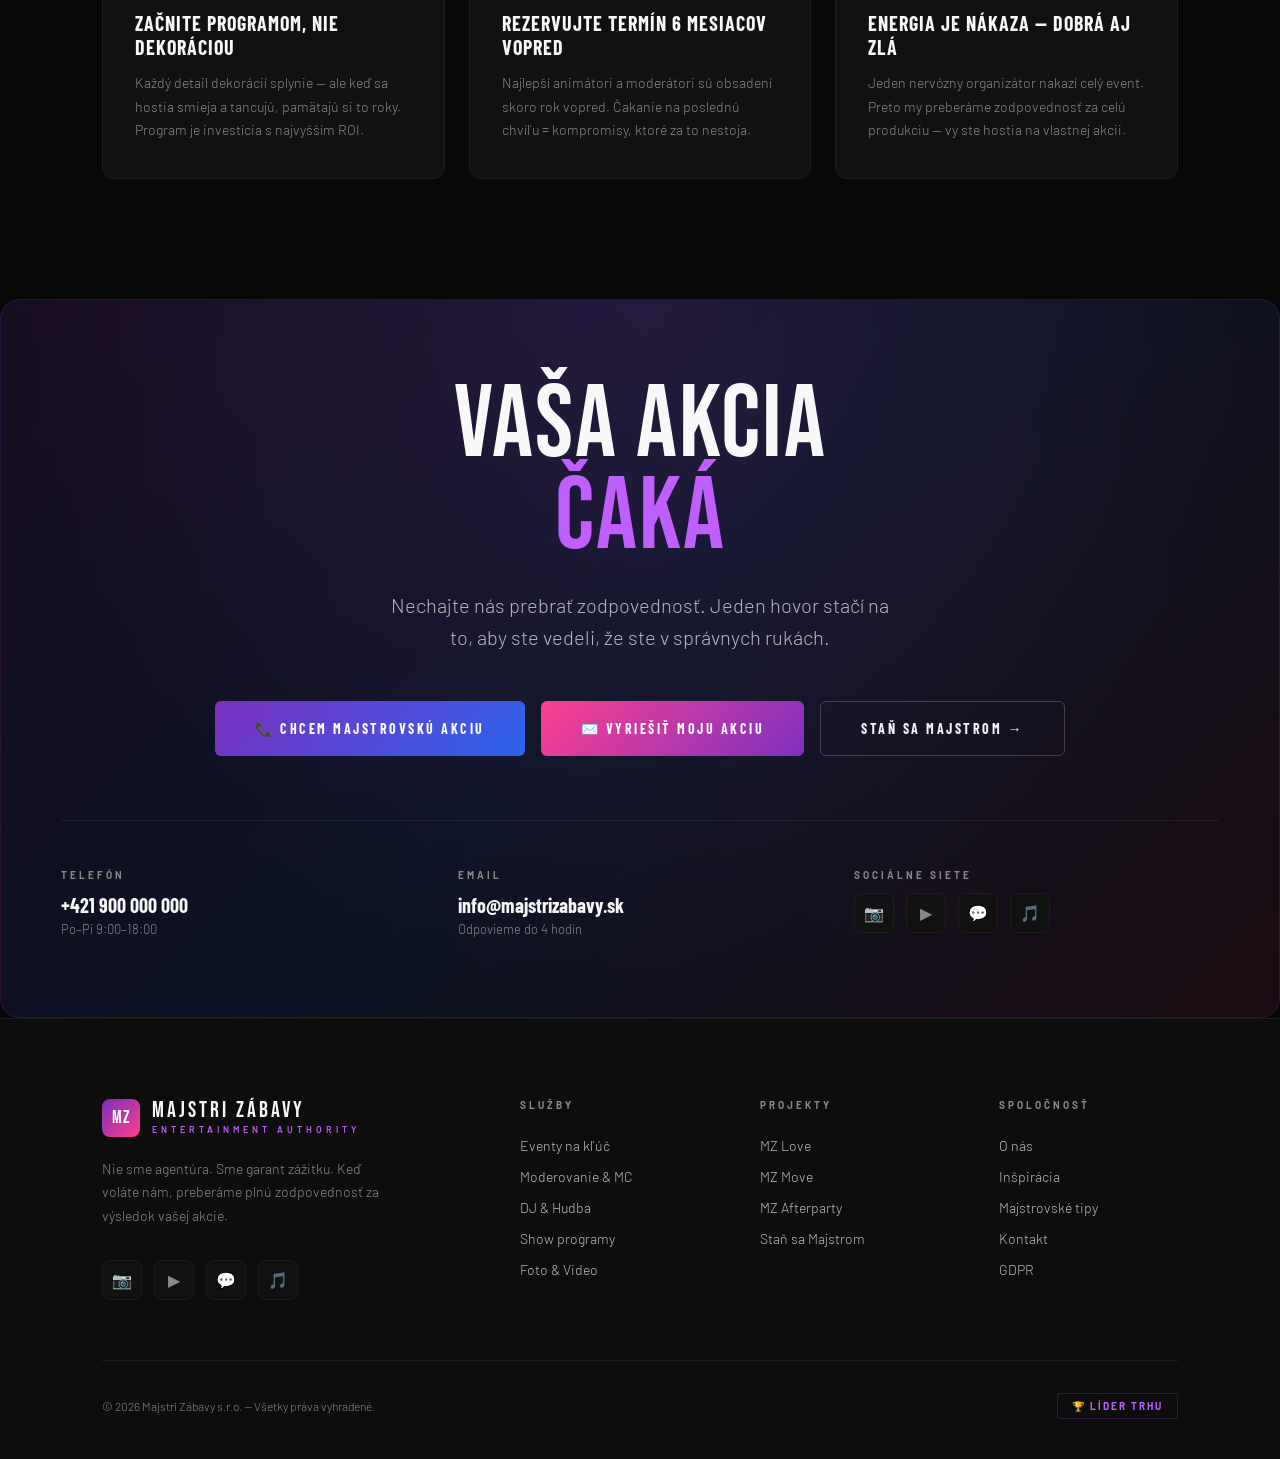
<file: majstri-zabavy.html>
<!DOCTYPE html>
<html lang="sk">
<head>
<meta charset="UTF-8">
<meta name="viewport" content="width=device-width, initial-scale=1.0">
<title>MAJSTRI ZÁBAVY — Zábava Bez Kompromisov</title>
<link rel="preconnect" href="https://fonts.googleapis.com">
<link href="https://fonts.googleapis.com/css2?family=Bebas+Neue&family=Barlow:ital,wght@0,300;0,400;0,600;0,700;0,900;1,300&family=Barlow+Condensed:wght@400;700;900&display=swap" rel="stylesheet">

<style>
  :root {
    --black: #080808;
    --deep: #0d0d0d;
    --card: #111111;
    --border: #1e1e1e;
    --purple: #7B2FBE;
    --purple-light: #9D4EDD;
    --purple-neon: #BF5FFF;
    --blue: #2563EB;
    --blue-neon: #4D9FFF;
    --pink: #FF3E8A;
    --pink-soft: #FF7EB3;
    --white: #F8F8F8;
    --gray: #888;
    --gray-light: #bbb;
  }

  *, *::before, *::after { box-sizing: border-box; margin: 0; padding: 0; }

  html { scroll-behavior: smooth; }

  body {
    background: var(--black);
    color: var(--white);
    font-family: 'Barlow', sans-serif;
    font-weight: 300;
    overflow-x: hidden;
    cursor: none;
  }

  /* CUSTOM CURSOR */
  .cursor {
    position: fixed;
    width: 12px; height: 12px;
    background: var(--purple-neon);
    border-radius: 50%;
    pointer-events: none;
    z-index: 9999;
    transition: transform 0.1s ease;
    mix-blend-mode: difference;
  }
  .cursor-ring {
    position: fixed;
    width: 40px; height: 40px;
    border: 1px solid rgba(191,95,255,0.4);
    border-radius: 50%;
    pointer-events: none;
    z-index: 9998;
    transition: all 0.15s ease;
  }

  /* NOISE OVERLAY */
  body::before {
    content: '';
    position: fixed;
    inset: 0;
    background-image: url("data:image/svg+xml,%3Csvg viewBox='0 0 256 256' xmlns='http://www.w3.org/2000/svg'%3E%3Cfilter id='noise'%3E%3CfeTurbulence type='fractalNoise' baseFrequency='0.9' numOctaves='4' stitchTiles='stitch'/%3E%3C/filter%3E%3Crect width='100%25' height='100%25' filter='url(%23noise)' opacity='0.03'/%3E%3C/svg%3E");
    pointer-events: none;
    z-index: 1;
    opacity: 0.4;
  }

  /* ═══════════════════════════════ NAVIGATION */
  nav {
    position: fixed;
    top: 0; left: 0; right: 0;
    z-index: 1000;
    background: rgba(8,8,8,0.92);
    backdrop-filter: blur(20px);
    border-bottom: 1px solid var(--border);
    padding: 0 clamp(20px, 5vw, 80px);
    height: 72px;
    display: flex;
    align-items: center;
    justify-content: space-between;
  }

  .nav-logo {
    display: flex;
    align-items: center;
    gap: 12px;
    text-decoration: none;
  }
  .nav-logo-icon {
    width: 38px; height: 38px;
    background: linear-gradient(135deg, var(--purple), var(--pink));
    border-radius: 8px;
    display: flex; align-items: center; justify-content: center;
    font-family: 'Bebas Neue', sans-serif;
    font-size: 18px;
    color: white;
    letter-spacing: 1px;
  }
  .nav-logo-text {
    font-family: 'Bebas Neue', sans-serif;
    font-size: 22px;
    letter-spacing: 3px;
    color: var(--white);
    line-height: 1;
  }
  .nav-logo-sub {
    font-size: 9px;
    letter-spacing: 4px;
    color: var(--purple-neon);
    font-weight: 600;
    text-transform: uppercase;
    display: block;
    margin-top: 2px;
  }

  .nav-links {
    display: flex;
    align-items: center;
    gap: 36px;
    list-style: none;
  }
  .nav-links a {
    text-decoration: none;
    color: var(--gray-light);
    font-size: 11px;
    font-weight: 600;
    letter-spacing: 2.5px;
    text-transform: uppercase;
    transition: color 0.2s;
    position: relative;
  }
  .nav-links a::after {
    content: '';
    position: absolute;
    bottom: -4px; left: 0;
    width: 0; height: 1px;
    background: var(--purple-neon);
    transition: width 0.3s ease;
  }
  .nav-links a:hover { color: var(--white); }
  .nav-links a:hover::after { width: 100%; }

  .nav-cta {
    background: linear-gradient(135deg, var(--purple), var(--blue));
    color: white !important;
    padding: 10px 22px !important;
    border-radius: 4px;
    font-size: 10px !important;
    letter-spacing: 2px !important;
    transition: all 0.2s !important;
  }
  .nav-cta:hover {
    transform: translateY(-1px);
    box-shadow: 0 8px 24px rgba(123,47,190,0.4);
  }
  .nav-cta::after { display: none !important; }

  .hamburger {
    display: none;
    flex-direction: column;
    gap: 5px;
    cursor: pointer;
    padding: 8px;
  }
  .hamburger span {
    display: block;
    width: 24px; height: 1.5px;
    background: var(--white);
    transition: all 0.3s;
  }

  /* ═══════════════════════════════ HERO */
  #hero {
    min-height: 100vh;
    display: flex;
    flex-direction: column;
    align-items: center;
    justify-content: center;
    position: relative;
    padding: 100px clamp(20px, 8vw, 120px) 80px;
    overflow: hidden;
  }

  /* Animated gradient blobs */
  .blob {
    position: absolute;
    border-radius: 50%;
    filter: blur(100px);
    opacity: 0.12;
    animation: blobFloat 8s ease-in-out infinite;
    pointer-events: none;
  }
  .blob-1 { width: 600px; height: 600px; background: var(--purple); top: -100px; left: -100px; animation-delay: 0s; }
  .blob-2 { width: 500px; height: 500px; background: var(--blue); bottom: -100px; right: -100px; animation-delay: -3s; }
  .blob-3 { width: 300px; height: 300px; background: var(--pink); top: 50%; left: 50%; transform: translate(-50%,-50%); animation-delay: -6s; opacity: 0.07; }

  @keyframes blobFloat {
    0%, 100% { transform: scale(1) translate(0,0); }
    33% { transform: scale(1.05) translate(20px, -20px); }
    66% { transform: scale(0.95) translate(-20px, 20px); }
  }

  .hero-label {
    font-size: 11px;
    letter-spacing: 5px;
    color: var(--purple-neon);
    font-weight: 600;
    text-transform: uppercase;
    margin-bottom: 28px;
    display: flex;
    align-items: center;
    gap: 12px;
    opacity: 0;
    animation: fadeUp 0.8s forwards 0.2s;
  }
  .hero-label::before {
    content: '';
    display: block;
    width: 40px; height: 1px;
    background: var(--purple-neon);
  }

  .hero-headline {
    font-family: 'Bebas Neue', sans-serif;
    font-size: clamp(72px, 13vw, 200px);
    line-height: 0.88;
    text-align: center;
    letter-spacing: -1px;
    position: relative;
    z-index: 2;
    opacity: 0;
    animation: fadeUp 1s forwards 0.4s;
  }
  .hero-headline .line-accent {
    -webkit-text-stroke: 2px var(--purple-neon);
    color: transparent;
    display: block;
  }
  .hero-headline .line-white { display: block; color: var(--white); }
  .hero-headline .line-gradient {
    display: block;
    background: linear-gradient(90deg, var(--purple-neon), var(--blue-neon), var(--pink));
    -webkit-background-clip: text;
    -webkit-text-fill-color: transparent;
    background-clip: text;
  }

  .hero-sub {
    font-size: clamp(16px, 2vw, 22px);
    color: var(--gray-light);
    text-align: center;
    max-width: 600px;
    margin: 32px auto 0;
    line-height: 1.6;
    font-weight: 300;
    opacity: 0;
    animation: fadeUp 0.8s forwards 0.8s;
  }
  .hero-sub strong { color: var(--white); font-weight: 700; }

  /* FINDER BAR */
  .finder-wrap {
    margin: 56px auto 0;
    width: 100%;
    max-width: 780px;
    opacity: 0;
    animation: fadeUp 0.8s forwards 1.1s;
  }
  .finder-label {
    font-size: 10px;
    letter-spacing: 4px;
    color: var(--purple-neon);
    font-weight: 700;
    text-transform: uppercase;
    margin-bottom: 16px;
    text-align: center;
  }
  .finder-bar {
    background: var(--card);
    border: 1px solid var(--border);
    border-radius: 8px;
    padding: 6px;
    display: flex;
    gap: 4px;
    position: relative;
    overflow: hidden;
  }
  .finder-bar::before {
    content: '';
    position: absolute;
    inset: 0;
    background: linear-gradient(90deg, transparent, rgba(123,47,190,0.05), transparent);
    animation: shimmer 3s infinite;
  }
  @keyframes shimmer {
    0% { transform: translateX(-100%); }
    100% { transform: translateX(100%); }
  }

  .finder-chips {
    display: flex;
    gap: 6px;
    flex-wrap: wrap;
    flex: 1;
    padding: 8px;
  }
  .finder-chip {
    background: rgba(123,47,190,0.15);
    border: 1px solid rgba(191,95,255,0.2);
    border-radius: 4px;
    padding: 8px 16px;
    font-size: 12px;
    font-weight: 600;
    letter-spacing: 1.5px;
    color: var(--gray-light);
    cursor: pointer;
    transition: all 0.2s;
    text-transform: uppercase;
    white-space: nowrap;
  }
  .finder-chip:hover, .finder-chip.active {
    background: linear-gradient(135deg, var(--purple), var(--blue));
    border-color: transparent;
    color: white;
    transform: translateY(-2px);
    box-shadow: 0 8px 20px rgba(123,47,190,0.35);
  }
  .finder-btn {
    background: linear-gradient(135deg, var(--purple), var(--pink));
    border: none;
    border-radius: 6px;
    padding: 14px 28px;
    color: white;
    font-family: 'Barlow Condensed', sans-serif;
    font-size: 13px;
    font-weight: 700;
    letter-spacing: 2px;
    text-transform: uppercase;
    cursor: pointer;
    transition: all 0.2s;
    white-space: nowrap;
  }
  .finder-btn:hover {
    transform: scale(1.03);
    box-shadow: 0 8px 30px rgba(255,62,138,0.4);
  }

  /* SCROLL INDICATOR */
  .scroll-hint {
    position: absolute;
    bottom: 40px;
    left: 50%;
    transform: translateX(-50%);
    display: flex;
    flex-direction: column;
    align-items: center;
    gap: 8px;
    opacity: 0;
    animation: fadeIn 1s forwards 2s;
  }
  .scroll-hint span {
    font-size: 9px;
    letter-spacing: 4px;
    color: var(--gray);
    text-transform: uppercase;
  }
  .scroll-line {
    width: 1px; height: 60px;
    background: linear-gradient(to bottom, var(--purple-neon), transparent);
    animation: scrollPulse 2s ease-in-out infinite;
  }
  @keyframes scrollPulse {
    0%, 100% { opacity: 0.3; transform: scaleY(1); }
    50% { opacity: 1; transform: scaleY(0.7); }
  }

  /* STATS BAR */
  .stats-bar {
    background: var(--card);
    border-top: 1px solid var(--border);
    border-bottom: 1px solid var(--border);
    padding: 40px clamp(20px, 8vw, 120px);
    display: grid;
    grid-template-columns: repeat(4, 1fr);
    gap: 20px;
  }
  .stat-item {
    text-align: center;
    padding: 20px;
    border-right: 1px solid var(--border);
    position: relative;
    overflow: hidden;
  }
  .stat-item:last-child { border-right: none; }
  .stat-num {
    font-family: 'Bebas Neue', sans-serif;
    font-size: 56px;
    line-height: 1;
    background: linear-gradient(135deg, var(--purple-neon), var(--blue-neon));
    -webkit-background-clip: text;
    -webkit-text-fill-color: transparent;
    background-clip: text;
    display: block;
  }
  .stat-label {
    font-size: 10px;
    letter-spacing: 3px;
    color: var(--gray);
    text-transform: uppercase;
    margin-top: 8px;
    font-weight: 600;
    display: block;
  }

  /* ═══════════════════════════════ CHAOS → SOLUTION SECTION */
  #chaos {
    padding: 120px clamp(20px, 8vw, 120px);
    position: relative;
    overflow: hidden;
  }

  .section-eyebrow {
    font-size: 10px;
    letter-spacing: 5px;
    color: var(--purple-neon);
    font-weight: 700;
    text-transform: uppercase;
    display: flex;
    align-items: center;
    gap: 12px;
    margin-bottom: 24px;
  }
  .section-eyebrow::before {
    content: '';
    display: block;
    width: 30px; height: 1px;
    background: var(--purple-neon);
  }

  .chaos-grid {
    display: grid;
    grid-template-columns: 1fr auto 1fr;
    gap: 0;
    align-items: center;
    margin-top: 60px;
  }

  .chaos-card {
    background: var(--card);
    border: 1px solid var(--border);
    border-radius: 12px;
    padding: 48px 40px;
    position: relative;
    overflow: hidden;
  }
  .chaos-card.chaos-side {
    border-color: rgba(255,62,138,0.2);
  }
  .chaos-card.chaos-side::before {
    content: '';
    position: absolute;
    inset: 0;
    background: radial-gradient(circle at 50% 0%, rgba(255,62,138,0.06), transparent 70%);
    pointer-events: none;
  }
  .chaos-card.solution-side {
    border-color: rgba(123,47,190,0.3);
  }
  .chaos-card.solution-side::before {
    content: '';
    position: absolute;
    inset: 0;
    background: radial-gradient(circle at 50% 0%, rgba(123,47,190,0.1), transparent 70%);
    pointer-events: none;
  }

  .chaos-card-badge {
    font-size: 9px;
    letter-spacing: 3px;
    font-weight: 700;
    text-transform: uppercase;
    padding: 6px 12px;
    border-radius: 3px;
    display: inline-block;
    margin-bottom: 24px;
  }
  .badge-chaos { background: rgba(255,62,138,0.12); color: var(--pink); border: 1px solid rgba(255,62,138,0.2); }
  .badge-solution { background: rgba(123,47,190,0.15); color: var(--purple-neon); border: 1px solid rgba(191,95,255,0.2); }

  .chaos-title {
    font-family: 'Bebas Neue', sans-serif;
    font-size: 42px;
    letter-spacing: 2px;
    line-height: 1;
    margin-bottom: 20px;
  }
  .chaos-items { list-style: none; display: flex; flex-direction: column; gap: 12px; }
  .chaos-items li {
    display: flex; align-items: flex-start; gap: 12px;
    font-size: 15px; color: var(--gray-light); line-height: 1.5;
  }
  .chaos-items li::before {
    content: '×';
    color: var(--pink);
    font-size: 18px;
    font-weight: 700;
    flex-shrink: 0;
    margin-top: 2px;
  }
  .solution-items li::before {
    content: '✓';
    color: var(--purple-neon) !important;
  }

  .chaos-arrow {
    display: flex;
    flex-direction: column;
    align-items: center;
    justify-content: center;
    padding: 0 32px;
    gap: 12px;
  }
  .arrow-circle {
    width: 72px; height: 72px;
    border-radius: 50%;
    background: linear-gradient(135deg, var(--purple), var(--blue));
    display: flex; align-items: center; justify-content: center;
    font-size: 28px;
    box-shadow: 0 0 40px rgba(123,47,190,0.4);
    animation: arrowPulse 2s ease-in-out infinite;
  }
  @keyframes arrowPulse {
    0%, 100% { box-shadow: 0 0 40px rgba(123,47,190,0.4); }
    50% { box-shadow: 0 0 60px rgba(123,47,190,0.7), 0 0 100px rgba(123,47,190,0.2); }
  }
  .arrow-text {
    font-size: 9px;
    letter-spacing: 2px;
    color: var(--gray);
    text-transform: uppercase;
    font-weight: 700;
    writing-mode: vertical-lr;
    text-orientation: mixed;
  }

  /* ═══════════════════════════════ SERVICES — SVET ZÁBAVY */
  #services {
    padding: 120px clamp(20px, 8vw, 120px);
    background: var(--deep);
    position: relative;
  }

  .section-header {
    display: flex;
    justify-content: space-between;
    align-items: flex-end;
    margin-bottom: 64px;
  }
  .section-title {
    font-family: 'Bebas Neue', sans-serif;
    font-size: clamp(48px, 6vw, 90px);
    line-height: 0.9;
    letter-spacing: 2px;
  }
  .section-title .accent { color: var(--purple-neon); }

  .services-grid {
    display: grid;
    grid-template-columns: repeat(3, 1fr);
    gap: 2px;
    background: var(--border);
    border: 1px solid var(--border);
    border-radius: 12px;
    overflow: hidden;
  }

  .service-card {
    background: var(--card);
    padding: 48px 40px;
    position: relative;
    overflow: hidden;
    transition: all 0.3s ease;
    cursor: pointer;
  }
  .service-card::before {
    content: '';
    position: absolute;
    top: 0; left: 0; right: 0;
    height: 3px;
    background: linear-gradient(90deg, var(--purple), var(--blue));
    transform: scaleX(0);
    transform-origin: left;
    transition: transform 0.4s ease;
  }
  .service-card:hover::before { transform: scaleX(1); }
  .service-card:hover { background: #141414; transform: translateY(-4px); }

  .service-number {
    font-family: 'Bebas Neue', sans-serif;
    font-size: 80px;
    color: rgba(255,255,255,0.04);
    line-height: 1;
    position: absolute;
    top: 20px; right: 24px;
    letter-spacing: -2px;
  }

  .service-icon {
    width: 52px; height: 52px;
    border-radius: 10px;
    display: flex; align-items: center; justify-content: center;
    font-size: 24px;
    margin-bottom: 28px;
    position: relative;
    z-index: 1;
  }

  .service-title {
    font-family: 'Barlow Condensed', sans-serif;
    font-size: 24px;
    font-weight: 900;
    letter-spacing: 2px;
    text-transform: uppercase;
    margin-bottom: 16px;
    line-height: 1.1;
  }
  .service-desc {
    font-size: 14px;
    color: var(--gray);
    line-height: 1.7;
    margin-bottom: 32px;
  }
  .service-link {
    font-size: 11px;
    letter-spacing: 2px;
    color: var(--purple-neon);
    font-weight: 700;
    text-transform: uppercase;
    text-decoration: none;
    display: flex;
    align-items: center;
    gap: 8px;
    transition: gap 0.2s;
  }
  .service-link:hover { gap: 14px; }

  .service-card.featured {
    background: linear-gradient(135deg, rgba(123,47,190,0.12), rgba(37,99,235,0.08));
    border: 1px solid rgba(123,47,190,0.2);
    grid-row: span 2;
    display: flex;
    flex-direction: column;
    justify-content: center;
  }

  /* ═══════════════════════════════ MZ PROJEKTY */
  #projekty {
    padding: 120px clamp(20px, 8vw, 120px);
    position: relative;
    overflow: hidden;
  }

  .projekty-grid {
    display: grid;
    grid-template-columns: repeat(3, 1fr);
    gap: 24px;
    margin-top: 64px;
  }

  .projekt-card {
    border-radius: 16px;
    overflow: hidden;
    position: relative;
    aspect-ratio: 3/4;
    cursor: pointer;
    group: true;
  }

  .projekt-bg {
    position: absolute;
    inset: 0;
    transition: transform 0.5s ease;
  }
  .projekt-card:hover .projekt-bg { transform: scale(1.05); }

  .projekt-bg-love { background: linear-gradient(160deg, #1a0515 0%, #3d0b2a 40%, #7a1550 100%); }
  .projekt-bg-move { background: linear-gradient(160deg, #030f1a 0%, #0a2952 40%, #1a5fb4 100%); }
  .projekt-bg-after { background: linear-gradient(160deg, #0a0a0a 0%, #1a0a2e 40%, #3a0d6e 100%); }

  .projekt-glow {
    position: absolute;
    width: 200px; height: 200px;
    border-radius: 50%;
    filter: blur(60px);
    opacity: 0.3;
    bottom: -40px; right: -40px;
    transition: opacity 0.3s;
  }
  .projekt-card:hover .projekt-glow { opacity: 0.5; }
  .glow-pink { background: var(--pink); }
  .glow-blue { background: var(--blue-neon); }
  .glow-purple { background: var(--purple-neon); }

  .projekt-content {
    position: absolute;
    inset: 0;
    padding: 40px 36px;
    display: flex;
    flex-direction: column;
    justify-content: flex-end;
    background: linear-gradient(to top, rgba(0,0,0,0.8) 0%, transparent 60%);
  }

  .projekt-status {
    font-size: 9px;
    letter-spacing: 3px;
    font-weight: 700;
    padding: 5px 10px;
    border-radius: 3px;
    text-transform: uppercase;
    display: inline-flex;
    align-items: center;
    gap: 6px;
    margin-bottom: 16px;
    align-self: flex-start;
  }
  .status-active { background: rgba(0,255,120,0.12); color: #00FF78; border: 1px solid rgba(0,255,120,0.2); }
  .status-coming { background: rgba(255,200,0,0.12); color: #FFD700; border: 1px solid rgba(255,200,0,0.2); }
  .status-dot {
    width: 6px; height: 6px;
    border-radius: 50%;
    background: currentColor;
    animation: dotBlink 1.5s ease-in-out infinite;
  }
  @keyframes dotBlink {
    0%, 100% { opacity: 1; }
    50% { opacity: 0.3; }
  }

  .projekt-name {
    font-family: 'Bebas Neue', sans-serif;
    font-size: 48px;
    letter-spacing: 3px;
    line-height: 0.9;
    margin-bottom: 12px;
  }
  .projekt-desc {
    font-size: 13px;
    color: rgba(255,255,255,0.6);
    line-height: 1.6;
  }

  /* ═══════════════════════════════ ROK PLNÝ ZÁBAVY */
  #rok {
    padding: 120px clamp(20px, 8vw, 120px);
    background: var(--deep);
  }

  .calendar-grid {
    display: grid;
    grid-template-columns: repeat(4, 1fr);
    gap: 12px;
    margin-top: 64px;
  }

  .month-card {
    background: var(--card);
    border: 1px solid var(--border);
    border-radius: 10px;
    padding: 24px 20px;
    transition: all 0.3s ease;
    cursor: pointer;
    position: relative;
    overflow: hidden;
  }
  .month-card:hover {
    border-color: rgba(123,47,190,0.4);
    background: rgba(123,47,190,0.06);
    transform: translateY(-3px);
  }
  .month-card.highlight {
    border-color: rgba(191,95,255,0.3);
    background: linear-gradient(135deg, rgba(123,47,190,0.1), rgba(37,99,235,0.05));
  }
  .month-card.highlight::before {
    content: '';
    position: absolute;
    top: 0; left: 0; right: 0;
    height: 2px;
    background: linear-gradient(90deg, var(--purple-neon), var(--blue-neon));
  }

  .month-name {
    font-family: 'Bebas Neue', sans-serif;
    font-size: 28px;
    letter-spacing: 2px;
    color: var(--gray);
    margin-bottom: 8px;
    transition: color 0.2s;
  }
  .month-card:hover .month-name, .month-card.highlight .month-name {
    color: var(--white);
  }
  .month-event {
    font-size: 12px;
    color: var(--purple-neon);
    font-weight: 600;
    letter-spacing: 1px;
    margin-bottom: 6px;
  }
  .month-desc {
    font-size: 12px;
    color: var(--gray);
    line-height: 1.5;
  }

  /* ═══════════════════════════════ INŠPIRÁCIA */
  #inspiracia {
    padding: 120px clamp(20px, 8vw, 120px);
  }

  .reel-grid {
    display: grid;
    grid-template-columns: repeat(4, 1fr);
    gap: 12px;
    margin-top: 64px;
  }

  .reel-item {
    border-radius: 12px;
    overflow: hidden;
    aspect-ratio: 9/16;
    position: relative;
    background: var(--card);
    border: 1px solid var(--border);
    cursor: pointer;
    transition: transform 0.3s;
  }
  .reel-item:hover { transform: scale(1.02); }
  .reel-item:nth-child(1) { background: linear-gradient(160deg, #1a0a2e, #7B2FBE); }
  .reel-item:nth-child(2) { background: linear-gradient(160deg, #0a1a2e, #2563EB); }
  .reel-item:nth-child(3) { background: linear-gradient(160deg, #2e0a1a, #FF3E8A); }
  .reel-item:nth-child(4) { background: linear-gradient(160deg, #0a1a0a, #00c864); }

  .reel-overlay {
    position: absolute; inset: 0;
    display: flex; flex-direction: column; justify-content: flex-end;
    padding: 20px;
    background: linear-gradient(to top, rgba(0,0,0,0.7), transparent);
  }
  .reel-play {
    position: absolute;
    top: 50%; left: 50%;
    transform: translate(-50%, -50%);
    width: 48px; height: 48px;
    border-radius: 50%;
    background: rgba(255,255,255,0.1);
    backdrop-filter: blur(8px);
    border: 1px solid rgba(255,255,255,0.2);
    display: flex; align-items: center; justify-content: center;
    font-size: 18px;
  }
  .reel-caption { font-size: 12px; color: rgba(255,255,255,0.7); }

  .tips-grid {
    display: grid;
    grid-template-columns: repeat(3, 1fr);
    gap: 24px;
    margin-top: 80px;
  }

  .tip-card {
    background: var(--card);
    border: 1px solid var(--border);
    border-radius: 12px;
    padding: 36px 32px;
    transition: all 0.3s;
  }
  .tip-card:hover {
    border-color: rgba(123,47,190,0.3);
    background: rgba(123,47,190,0.04);
  }
  .tip-num {
    font-family: 'Bebas Neue', sans-serif;
    font-size: 60px;
    line-height: 1;
    color: rgba(191,95,255,0.15);
    margin-bottom: 16px;
  }
  .tip-title {
    font-family: 'Barlow Condensed', sans-serif;
    font-size: 20px;
    font-weight: 700;
    letter-spacing: 1px;
    text-transform: uppercase;
    margin-bottom: 12px;
  }
  .tip-text { font-size: 14px; color: var(--gray); line-height: 1.7; }

  /* ═══════════════════════════════ CTA BANNER */
  #cta {
    padding: 100px clamp(20px, 8vw, 120px);
    position: relative;
    overflow: hidden;
  }

  .cta-banner {
    background: linear-gradient(135deg, rgba(123,47,190,0.15) 0%, rgba(37,99,235,0.12) 50%, rgba(255,62,138,0.08) 100%);
    border: 1px solid rgba(123,47,190,0.2);
    border-radius: 20px;
    padding: 80px 60px;
    text-align: center;
    position: relative;
    overflow: hidden;
  }
  .cta-banner::before {
    content: '';
    position: absolute;
    inset: 0;
    background: radial-gradient(ellipse at 50% 0%, rgba(191,95,255,0.12), transparent 70%);
    pointer-events: none;
  }

  .cta-title {
    font-family: 'Bebas Neue', sans-serif;
    font-size: clamp(56px, 8vw, 120px);
    line-height: 0.9;
    letter-spacing: 2px;
    margin-bottom: 24px;
    position: relative;
  }
  .cta-sub {
    font-size: clamp(16px, 2vw, 20px);
    color: var(--gray-light);
    max-width: 500px;
    margin: 0 auto 48px;
    line-height: 1.6;
  }

  .cta-buttons {
    display: flex;
    gap: 16px;
    justify-content: center;
    flex-wrap: wrap;
  }

  .btn-primary {
    background: linear-gradient(135deg, var(--purple), var(--blue));
    border: none;
    border-radius: 6px;
    padding: 18px 40px;
    color: white;
    font-family: 'Barlow Condensed', sans-serif;
    font-size: 14px;
    font-weight: 700;
    letter-spacing: 2.5px;
    text-transform: uppercase;
    cursor: pointer;
    transition: all 0.25s;
    text-decoration: none;
    display: inline-flex;
    align-items: center;
    gap: 10px;
  }
  .btn-primary:hover {
    transform: translateY(-3px);
    box-shadow: 0 16px 40px rgba(123,47,190,0.5);
  }

  .btn-secondary {
    background: transparent;
    border: 1px solid rgba(255,255,255,0.2);
    border-radius: 6px;
    padding: 18px 40px;
    color: var(--white);
    font-family: 'Barlow Condensed', sans-serif;
    font-size: 14px;
    font-weight: 700;
    letter-spacing: 2.5px;
    text-transform: uppercase;
    cursor: pointer;
    transition: all 0.25s;
    text-decoration: none;
    display: inline-flex;
    align-items: center;
    gap: 10px;
  }
  .btn-secondary:hover {
    border-color: var(--purple-neon);
    color: var(--purple-neon);
    transform: translateY(-3px);
  }

  /* ═══════════════════════════════ FOOTER */
  footer {
    background: var(--deep);
    border-top: 1px solid var(--border);
    padding: 80px clamp(20px, 8vw, 120px) 40px;
  }

  .footer-top {
    display: grid;
    grid-template-columns: 2fr 1fr 1fr 1fr;
    gap: 60px;
    margin-bottom: 60px;
  }

  .footer-brand p {
    font-size: 14px;
    color: var(--gray);
    line-height: 1.7;
    margin: 20px 0 32px;
    max-width: 280px;
  }

  .social-links { display: flex; gap: 12px; }
  .social-link {
    width: 40px; height: 40px;
    background: var(--card);
    border: 1px solid var(--border);
    border-radius: 8px;
    display: flex; align-items: center; justify-content: center;
    font-size: 16px;
    text-decoration: none;
    color: var(--gray);
    transition: all 0.2s;
  }
  .social-link:hover {
    background: rgba(123,47,190,0.15);
    border-color: var(--purple-neon);
    color: var(--purple-neon);
    transform: translateY(-2px);
  }

  .footer-col h4 {
    font-size: 10px;
    letter-spacing: 3px;
    color: var(--gray);
    text-transform: uppercase;
    font-weight: 700;
    margin-bottom: 24px;
  }
  .footer-col ul { list-style: none; display: flex; flex-direction: column; gap: 12px; }
  .footer-col a {
    text-decoration: none;
    color: var(--gray-light);
    font-size: 14px;
    transition: color 0.2s;
  }
  .footer-col a:hover { color: var(--white); }

  .footer-bottom {
    border-top: 1px solid var(--border);
    padding-top: 32px;
    display: flex;
    justify-content: space-between;
    align-items: center;
  }
  .footer-bottom p {
    font-size: 12px;
    color: var(--gray);
  }
  .footer-badge {
    font-size: 10px;
    letter-spacing: 2px;
    color: var(--purple-neon);
    font-weight: 700;
    text-transform: uppercase;
    padding: 6px 14px;
    border: 1px solid rgba(191,95,255,0.2);
    border-radius: 3px;
  }

  /* ═══════════════════════════════ SCROLL ANIMATIONS */
  .fade-up {
    opacity: 0;
    transform: translateY(40px);
    transition: opacity 0.7s ease, transform 0.7s ease;
  }
  .fade-up.visible {
    opacity: 1;
    transform: translateY(0);
  }
  .fade-up-delay-1 { transition-delay: 0.1s; }
  .fade-up-delay-2 { transition-delay: 0.2s; }
  .fade-up-delay-3 { transition-delay: 0.3s; }
  .fade-up-delay-4 { transition-delay: 0.4s; }

  /* ═══════════════════════════════ KEYFRAMES */
  @keyframes fadeUp {
    from { opacity: 0; transform: translateY(30px); }
    to { opacity: 1; transform: translateY(0); }
  }
  @keyframes fadeIn {
    from { opacity: 0; }
    to { opacity: 0.7; }
  }

  /* ═══════════════════════════════ MOBILE NAV */
  .mobile-menu {
    display: none;
    position: fixed;
    inset: 0;
    background: rgba(8,8,8,0.98);
    backdrop-filter: blur(20px);
    z-index: 999;
    flex-direction: column;
    align-items: center;
    justify-content: center;
    gap: 32px;
  }
  .mobile-menu.open { display: flex; }
  .mobile-menu a {
    font-family: 'Bebas Neue', sans-serif;
    font-size: 48px;
    letter-spacing: 4px;
    color: var(--white);
    text-decoration: none;
    text-transform: uppercase;
    transition: color 0.2s;
  }
  .mobile-menu a:hover { color: var(--purple-neon); }
  .mobile-close {
    position: absolute;
    top: 24px; right: 24px;
    background: none;
    border: 1px solid var(--border);
    border-radius: 8px;
    color: var(--white);
    font-size: 20px;
    width: 44px; height: 44px;
    cursor: pointer;
    display: flex; align-items: center; justify-content: center;
  }

  /* ═══════════════════════════════ RESPONSIVE */
  @media (max-width: 1024px) {
    .services-grid { grid-template-columns: repeat(2, 1fr); }
    .service-card.featured { grid-row: span 1; }
    .reel-grid { grid-template-columns: repeat(2, 1fr); }
    .footer-top { grid-template-columns: 1fr 1fr; gap: 40px; }
    .stats-bar { grid-template-columns: repeat(2, 1fr); }
    .stat-item:nth-child(2) { border-right: none; }
  }

  @media (max-width: 768px) {
    .nav-links { display: none; }
    .hamburger { display: flex; }

    .chaos-grid {
      grid-template-columns: 1fr;
      gap: 20px;
    }
    .chaos-arrow { flex-direction: row; padding: 0; justify-content: center; }
    .arrow-text { writing-mode: horizontal-tb; }

    .services-grid { grid-template-columns: 1fr; }
    .projekty-grid { grid-template-columns: 1fr; }
    .projekt-card { aspect-ratio: 4/3; }
    .calendar-grid { grid-template-columns: repeat(2, 1fr); }
    .tips-grid { grid-template-columns: 1fr; }
    .reel-grid { grid-template-columns: repeat(2, 1fr); }
    .footer-top { grid-template-columns: 1fr; gap: 32px; }
    .footer-bottom { flex-direction: column; gap: 16px; text-align: center; }
    .cta-buttons { flex-direction: column; align-items: center; }
    .section-header { flex-direction: column; align-items: flex-start; gap: 24px; }
    .stats-bar { grid-template-columns: repeat(2, 1fr); }
    .finder-chips { overflow-x: auto; flex-wrap: nowrap; }
    .finder-bar { flex-direction: column; }
    .finder-btn { width: 100%; }
    body { cursor: auto; }
    .cursor, .cursor-ring { display: none; }
  }
</style>
</head>
<body>

<!-- CUSTOM CURSOR -->
<div class="cursor" id="cursor"></div>
<div class="cursor-ring" id="cursorRing"></div>

<!-- MOBILE MENU -->
<div class="mobile-menu" id="mobileMenu">
  <button class="mobile-close" onclick="toggleMenu()">✕</button>
  <a href="#hero" onclick="toggleMenu()">Domov</a>
  <a href="#services" onclick="toggleMenu()">Svet Zábavy</a>
  <a href="#inspiracia" onclick="toggleMenu()">Inšpirácia</a>
  <a href="#rok" onclick="toggleMenu()">Rok Zábavy</a>
  <a href="#projekty" onclick="toggleMenu()">Projekty MZ</a>
  <a href="#contact" onclick="toggleMenu()">Kontakt</a>
</div>

<!-- NAVIGATION -->
<nav>
  <a class="nav-logo" href="#">
    <div class="nav-logo-icon">MZ</div>
    <div>
      <span class="nav-logo-text">Majstri Zábavy</span>
      <span class="nav-logo-sub">Entertainment Authority</span>
    </div>
  </a>
  <ul class="nav-links">
    <li><a href="#hero">Domov</a></li>
    <li><a href="#services">Svet Zábavy</a></li>
    <li><a href="#inspiracia">Inšpirácia</a></li>
    <li><a href="#rok">Rok Zábavy</a></li>
    <li><a href="#projekty">Projekty MZ</a></li>
    <li><a href="#contact" class="nav-cta">Vyriešiť Akciu</a></li>
  </ul>
  <div class="hamburger" onclick="toggleMenu()">
    <span></span><span></span><span></span>
  </div>
</nav>

<!-- ══════════════════════════════════════════════════════ HERO -->
<section id="hero">
  <div class="blob blob-1"></div>
  <div class="blob blob-2"></div>
  <div class="blob blob-3"></div>

  <div class="hero-label">Entertainment Authority — Slovakia</div>

  <h1 class="hero-headline">
    <span class="line-accent">Zábava</span>
    <span class="line-white">Bez</span>
    <span class="line-gradient">Kompromisov.</span>
  </h1>

  <p class="hero-sub">
    Keď voláte nám, <strong>preberáme zodpovednosť za výsledok.</strong><br>
    Nie za program — za celý zážitok.
  </p>

  <div class="finder-wrap">
    <div class="finder-label">⚡ Hľadač radosti — vyberte typ akcie</div>
    <div class="finder-bar">
      <div class="finder-chips">
        <div class="finder-chip active" onclick="selectChip(this)">Svadba</div>
        <div class="finder-chip" onclick="selectChip(this)">Festival</div>
        <div class="finder-chip" onclick="selectChip(this)">Firemný event</div>
        <div class="finder-chip" onclick="selectChip(this)">Mestské dni</div>
        <div class="finder-chip" onclick="selectChip(this)">Narodeniny</div>
        <div class="finder-chip" onclick="selectChip(this)">Afterparty</div>
      </div>
      <button class="finder-btn">Nájsť Riešenie →</button>
    </div>
  </div>

  <div class="scroll-hint">
    <span>Scroll</span>
    <div class="scroll-line"></div>
  </div>
</section>

<!-- STATS -->
<div class="stats-bar">
  <div class="stat-item fade-up">
    <span class="stat-num">500+</span>
    <span class="stat-label">Úspešných eventov</span>
  </div>
  <div class="stat-item fade-up fade-up-delay-1">
    <span class="stat-num">12</span>
    <span class="stat-label">Rokov na scéne</span>
  </div>
  <div class="stat-item fade-up fade-up-delay-2">
    <span class="stat-num">98%</span>
    <span class="stat-label">Spokojných klientov</span>
  </div>
  <div class="stat-item fade-up fade-up-delay-3">
    <span class="stat-num">3</span>
    <span class="stat-label">Vlastné brandy</span>
  </div>
</div>

<!-- ══════════════════════════════════════════════════════ CHAOS → SOLUTION -->
<section id="chaos">
  <div class="section-eyebrow">Filozofia Majstrov</div>
  <h2 style="font-family:'Bebas Neue',sans-serif; font-size:clamp(40px,5vw,72px); line-height:1; letter-spacing:2px; max-width:600px;">
    Vy prichádzate s chaosom.<br>
    <span style="color:var(--purple-neon)">My prinášame poriadok.</span>
  </h2>

  <div class="chaos-grid">
    <div class="chaos-card chaos-side fade-up">
      <span class="chaos-card-badge badge-chaos">Váš stav pred nami</span>
      <div class="chaos-title">Chaos</div>
      <ul class="chaos-items">
        <li>Neviem kde začať, čas beží</li>
        <li>Každý dodávateľ inak, nikto nekomunikuje</li>
        <li>Strach, že program bude nuda</li>
        <li>Hostia sa neskrečujú, energia padá</li>
        <li>Na konci si nie si istý, či to stálo za to</li>
      </ul>
    </div>

    <div class="chaos-arrow">
      <div class="arrow-circle">⚡</div>
      <span class="arrow-text">Transformácia</span>
    </div>

    <div class="chaos-card solution-side fade-up fade-up-delay-2">
      <span class="chaos-card-badge badge-solution">Váš stav s nami</span>
      <div class="chaos-title">Poriadok</div>
      <ul class="chaos-items solution-items">
        <li>Jedno číslo, jeden zodpovedný tím</li>
        <li>Kompletná produkcia pod jednou strechou</li>
        <li>Program navrhnutý pre vašu akciu, nie z katalógu</li>
        <li>Hostia odchádzajú s pocitom, že zažili niečo výnimočné</li>
        <li>Vy si užívate svoju akciu, my robíme prácu</li>
      </ul>
    </div>
  </div>
</section>

<!-- ══════════════════════════════════════════════════════ SVET ZÁBAVY -->
<section id="services">
  <div class="section-header">
    <div>
      <div class="section-eyebrow">02 — Svet Zábavy</div>
      <h2 class="section-title">
        Tvorba<br><span class="accent">Riešení</span>
      </h2>
    </div>
    <a href="#contact" class="btn-secondary" style="height:fit-content">Všetky Služby →</a>
  </div>

  <div class="services-grid">
    <div class="service-card featured fade-up">
      <div class="service-number">01</div>
      <div class="service-icon" style="background:linear-gradient(135deg,rgba(123,47,190,0.2),rgba(37,99,235,0.2))">🎪</div>
      <span class="service-title">Eventy<br>Na Kľúč</span>
      <p class="service-desc">Kompletná produkcia od prvého návrhu až po posledného hosťa. Preberáme zodpovednosť za logistiku, artistov, techniku a celkový zážitok. Vy sa sústredíte na radosť.</p>
      <ul style="list-style:none;display:flex;flex-direction:column;gap:10px;margin-bottom:32px">
        <li style="display:flex;align-items:center;gap:10px;font-size:13px;color:var(--gray-light)"><span style="color:var(--purple-neon)">→</span> Svadby & Rodinné akcie</li>
        <li style="display:flex;align-items:center;gap:10px;font-size:13px;color:var(--gray-light)"><span style="color:var(--purple-neon)">→</span> Firemné eventy & Teambuildingy</li>
        <li style="display:flex;align-items:center;gap:10px;font-size:13px;color:var(--gray-light)"><span style="color:var(--purple-neon)">→</span> Mestské slávnosti & Festivaly</li>
        <li style="display:flex;align-items:center;gap:10px;font-size:13px;color:var(--gray-light)"><span style="color:var(--purple-neon)">→</span> Súkromné párty & VIP eventy</li>
      </ul>
      <a href="#contact" class="btn-primary">Chcem Majstrovskú Akciu ↗</a>
    </div>

    <div class="service-card fade-up fade-up-delay-1">
      <div class="service-number">02</div>
      <div class="service-icon" style="background:linear-gradient(135deg,rgba(255,62,138,0.15),rgba(255,126,179,0.1))">🎭</div>
      <span class="service-title">Moderovanie<br>& MC</span>
      <p class="service-desc">Charizmatickí moderátori, ktorí držia energiu celého eventu. Nie len čítajú program — vytvárajú ho.</p>
      <a href="#" class="service-link">Zistiť viac →</a>
    </div>

    <div class="service-card fade-up fade-up-delay-2">
      <div class="service-number">03</div>
      <div class="service-icon" style="background:linear-gradient(135deg,rgba(77,159,255,0.15),rgba(37,99,235,0.1))">🎵</div>
      <span class="service-title">DJ & Hudobná<br>Produkcia</span>
      <p class="service-desc">Od svadobných hitov po festival vibes. Živá hudba, DJ sety a zvuková produkcia na najvyššej úrovni.</p>
      <a href="#" class="service-link">Zistiť viac →</a>
    </div>

    <div class="service-card fade-up fade-up-delay-1">
      <div class="service-number">04</div>
      <div class="service-icon" style="background:linear-gradient(135deg,rgba(191,95,255,0.15),rgba(123,47,190,0.1))">✨</div>
      <span class="service-title">Show<br>Programy</span>
      <p class="service-desc">Akrobatické šou, svetelné efekty, interaktívne programy. Momenty, ktoré hostia neprestanú rozprávať roky.</p>
      <a href="#" class="service-link">Zistiť viac →</a>
    </div>

    <div class="service-card fade-up fade-up-delay-2">
      <div class="service-number">05</div>
      <div class="service-icon" style="background:linear-gradient(135deg,rgba(0,255,120,0.12),rgba(0,200,100,0.08))">📸</div>
      <span class="service-title">Foto &<br>Video</span>
      <p class="service-desc">Instant foto kútiky, foto-video produkcia, livestreaming. Zachytíme každý nezabudnuteľný moment.</p>
      <a href="#" class="service-link">Zistiť viac →</a>
    </div>
  </div>
</section>

<!-- ══════════════════════════════════════════════════════ PROJEKTY MZ -->
<section id="projekty">
  <div class="section-eyebrow">05 — Projekty MZ</div>
  <h2 class="section-title fade-up" style="font-family:'Bebas Neue',sans-serif;font-size:clamp(48px,6vw,90px);line-height:0.9;letter-spacing:2px;margin-bottom:8px">
    Naše Vlastné<br><span style="color:var(--purple-neon)">Brandy</span>
  </h2>
  <p class="fade-up" style="font-size:16px;color:var(--gray);max-width:500px;line-height:1.7;margin-top:16px">
    Okrem klientskej práce budujeme vlastné komunity a zážitkové projekty.
  </p>

  <div class="projekty-grid">
    <div class="projekt-card fade-up">
      <div class="projekt-bg projekt-bg-love"></div>
      <div class="projekt-glow glow-pink"></div>
      <div class="projekt-content">
        <span class="projekt-status status-active">
          <span class="status-dot"></span>
          Aktívne
        </span>
        <div class="projekt-name">MZ<br>Love</div>
        <p class="projekt-desc">Zoznamovací koncept s dôrazom na autentické zážitky a skutočné spojenia. Špeciálne zoznamovacie eventy s atmosférou.</p>
      </div>
    </div>

    <div class="projekt-card fade-up fade-up-delay-1">
      <div class="projekt-bg projekt-bg-move"></div>
      <div class="projekt-glow glow-blue"></div>
      <div class="projekt-content">
        <span class="projekt-status status-active">
          <span class="status-dot"></span>
          Aktívne
        </span>
        <div class="projekt-name">MZ<br>Move</div>
        <p class="projekt-desc">Športová energia v najčistejšej forme. Active teambuildingy, adventure eventy a pohybové zážitky pre firmy aj jednotlivcov.</p>
      </div>
    </div>

    <div class="projekt-card fade-up fade-up-delay-2">
      <div class="projekt-bg projekt-bg-after"></div>
      <div class="projekt-glow glow-purple"></div>
      <div class="projekt-content">
        <span class="projekt-status status-coming">
          <span class="status-dot"></span>
          Pripravujeme
        </span>
        <div class="projekt-name">MZ<br>After</div>
        <p class="projekt-desc">Exkluzívne afterparty zážitky pre tých, ktorí chcú aby noc nekončila. Limitovaný prístup, maximálna energia.</p>
      </div>
    </div>
  </div>
</section>

<!-- ══════════════════════════════════════════════════════ ROK PLNÝ ZÁBAVY -->
<section id="rok">
  <div class="section-eyebrow">04 — Rok Plný Zábavy</div>
  <h2 class="section-title fade-up" style="font-family:'Bebas Neue',sans-serif;font-size:clamp(48px,6vw,90px);line-height:0.9;letter-spacing:2px;">
    Strategický<br><span style="color:var(--purple-neon)">Plánovač</span>
  </h2>
  <p class="fade-up" style="font-size:16px;color:var(--gray);max-width:500px;line-height:1.7;margin-top:16px">
    Vieme, čo vaša akcia potrebuje v marci aj v decembri. Každý mesiac má svoju príležitosť.
  </p>

  <div class="calendar-grid">
    <div class="month-card fade-up"><div class="month-name">JAN</div><div class="month-event">Novoročné akcie</div><div class="month-desc">Štart roka, firemné kick-off eventy</div></div>
    <div class="month-card fade-up fade-up-delay-1"><div class="month-name">FEB</div><div class="month-event">Valentínske evenity</div><div class="month-desc">MZ Love špeciál, svadobné prehliadky</div></div>
    <div class="month-card highlight fade-up fade-up-delay-2"><div class="month-name">MAR</div><div class="month-event">Svadobná sezóna</div><div class="month-desc">Prvé svadobné termíny, outdoorové akcie</div></div>
    <div class="month-card fade-up fade-up-delay-3"><div class="month-name">APR</div><div class="month-event">Jar v plnom prúde</div><div class="month-desc">Festival prípravy, jar teambuildingy</div></div>
    <div class="month-card highlight fade-up"><div class="month-name">MÁJ</div><div class="month-event">Peak sezóna</div><div class="month-desc">Najvyšší dopyt — rezervujte vopred!</div></div>
    <div class="month-card fade-up fade-up-delay-1"><div class="month-name">JÚN</div><div class="month-event">Letné festivaly</div><div class="month-desc">Outdoorové mega-akcie, mestské dni</div></div>
    <div class="month-card fade-up fade-up-delay-2"><div class="month-name">JÚL</div><div class="month-event">Festivalový peak</div><div class="month-desc">Letná pohoda, plážové párty</div></div>
    <div class="month-card fade-up fade-up-delay-3"><div class="month-name">AUG</div><div class="month-event">Posledné léto</div><div class="month-desc">Záverečné letné akcie, back-to-school eventy</div></div>
    <div class="month-card fade-up"><div class="month-name">SEP</div><div class="month-event">Jesenný restart</div><div class="month-desc">Firemné eventy, harvest festivaly</div></div>
    <div class="month-card highlight fade-up fade-up-delay-1"><div class="month-name">OKT</div><div class="month-event">Halloween špeciál</div><div class="month-desc">Tematické eventy, kostýmové párty</div></div>
    <div class="month-card fade-up fade-up-delay-2"><div class="month-name">NOV</div><div class="month-event">Pred-vianočná sezóna</div><div class="month-desc">Firemné Vianoce, gala večere</div></div>
    <div class="month-card highlight fade-up fade-up-delay-3"><div class="month-name">DEC</div><div class="month-event">Vianočný peak</div><div class="month-desc">Silvester, vianočné párty — najvyťaženejší mesiac</div></div>
  </div>
</section>

<!-- ══════════════════════════════════════════════════════ INŠPIRÁCIA -->
<section id="inspiracia">
  <div class="section-header">
    <div>
      <div class="section-eyebrow">03 — Inšpirácia</div>
      <h2 class="section-title fade-up" style="font-family:'Bebas Neue',sans-serif;font-size:clamp(48px,6vw,90px);line-height:0.9;letter-spacing:2px;">
        Dôkaz<br><span style="color:var(--purple-neon)">Výsledku</span>
      </h2>
    </div>
    <a href="#" class="btn-secondary" style="height:fit-content">Instagram →</a>
  </div>

  <!-- SOCIAL WALL / REELS CONTAINER -->
  <div class="reel-grid fade-up">
    <div class="reel-item">
      <div class="reel-play">▶</div>
      <div class="reel-overlay">
        <p class="reel-caption">Svadobná šou — Banská Bystrica</p>
      </div>
    </div>
    <div class="reel-item">
      <div class="reel-play">▶</div>
      <div class="reel-overlay">
        <p class="reel-caption">Festival Léto — 3000 návštevníkov</p>
      </div>
    </div>
    <div class="reel-item">
      <div class="reel-play">▶</div>
      <div class="reel-overlay">
        <p class="reel-caption">Firemný event — Top 50 firmy</p>
      </div>
    </div>
    <div class="reel-item">
      <div class="reel-play">▶</div>
      <div class="reel-overlay">
        <p class="reel-caption">MZ Love Night — 200 šťastných párov</p>
      </div>
    </div>
  </div>

  <div style="margin-top:80px">
    <div class="section-eyebrow">Majstrovské tipy</div>
    <h3 class="fade-up" style="font-family:'Bebas Neue',sans-serif;font-size:clamp(36px,4vw,60px);letter-spacing:2px;margin-bottom:0">
      Expertíza, Nie Blog
    </h3>
    <div class="tips-grid">
      <div class="tip-card fade-up">
        <div class="tip-num">01</div>
        <div class="tip-title">Začnite programom, nie dekoráciou</div>
        <p class="tip-text">Každý detail dekorácií splynie — ale keď sa hostia smieja a tancujú, pamätajú si to roky. Program je investícia s najvyšším ROI.</p>
      </div>
      <div class="tip-card fade-up fade-up-delay-1">
        <div class="tip-num">02</div>
        <div class="tip-title">Rezervujte termín 6 mesiacov vopred</div>
        <p class="tip-text">Najlepší animátori a moderátori sú obsadení skoro rok vopred. Čakanie na poslednú chvíľu = kompromisy, ktoré za to nestoja.</p>
      </div>
      <div class="tip-card fade-up fade-up-delay-2">
        <div class="tip-num">03</div>
        <div class="tip-title">Energia je nákaza — dobrá aj zlá</div>
        <p class="tip-text">Jeden nervózny organizátor nakazí celý event. Preto my preberáme zodpovednosť za celú produkciu — vy ste hostia na vlastnej akcii.</p>
      </div>
    </div>
  </div>
</section>

<!-- ══════════════════════════════════════════════════════ CTA -->
<section id="contact">
  <div class="cta-banner fade-up">
    <div class="cta-title">
      Vaša Akcia<br>
      <span style="color:var(--purple-neon)">Čaká</span>
    </div>
    <p class="cta-sub">
      Nechajte nás prebrať zodpovednosť. Jeden hovor stačí na to, aby ste vedeli, že ste v správnych rukách.
    </p>
    <div class="cta-buttons">
      <a href="tel:+421900000000" class="btn-primary">
        📞 Chcem Majstrovskú Akciu
      </a>
      <a href="mailto:info@majstrizabavy.sk" class="btn-primary" style="background:linear-gradient(135deg,var(--pink),var(--purple))">
        ✉️ Vyriešiť Moju Akciu
      </a>
      <a href="#" class="btn-secondary">
        Staň Sa Majstrom →
      </a>
    </div>

    <div style="margin-top:64px;padding-top:48px;border-top:1px solid rgba(255,255,255,0.06);display:grid;grid-template-columns:repeat(3,1fr);gap:32px;text-align:left">
      <div>
        <div style="font-size:10px;letter-spacing:3px;color:var(--gray);text-transform:uppercase;font-weight:700;margin-bottom:12px">Telefón</div>
        <div style="font-family:'Barlow Condensed',sans-serif;font-size:20px;font-weight:700;color:var(--white)">+421 900 000 000</div>
        <div style="font-size:13px;color:var(--gray);margin-top:4px">Po–Pi 9:00–18:00</div>
      </div>
      <div>
        <div style="font-size:10px;letter-spacing:3px;color:var(--gray);text-transform:uppercase;font-weight:700;margin-bottom:12px">Email</div>
        <div style="font-family:'Barlow Condensed',sans-serif;font-size:20px;font-weight:700;color:var(--white)">info@majstrizabavy.sk</div>
        <div style="font-size:13px;color:var(--gray);margin-top:4px">Odpovieme do 4 hodín</div>
      </div>
      <div>
        <div style="font-size:10px;letter-spacing:3px;color:var(--gray);text-transform:uppercase;font-weight:700;margin-bottom:12px">Sociálne siete</div>
        <div style="display:flex;gap:12px;margin-top:8px">
          <a href="#" class="social-link">📷</a>
          <a href="#" class="social-link">▶</a>
          <a href="#" class="social-link">💬</a>
          <a href="#" class="social-link">🎵</a>
        </div>
      </div>
    </div>
  </div>
</section>

<!-- ══════════════════════════════════════════════════════ FOOTER -->
<footer>
  <div class="footer-top">
    <div class="footer-brand">
      <a class="nav-logo" href="#" style="margin-bottom:0">
        <div class="nav-logo-icon">MZ</div>
        <div>
          <span class="nav-logo-text">Majstri Zábavy</span>
          <span class="nav-logo-sub">Entertainment Authority</span>
        </div>
      </a>
      <p>Nie sme agentúra. Sme garant zážitku. Keď voláte nám, preberáme plnú zodpovednosť za výsledok vašej akcie.</p>
      <div class="social-links">
        <a href="#" class="social-link">📷</a>
        <a href="#" class="social-link">▶</a>
        <a href="#" class="social-link">💬</a>
        <a href="#" class="social-link">🎵</a>
      </div>
    </div>

    <div class="footer-col">
      <h4>Služby</h4>
      <ul>
        <li><a href="#">Eventy na kľúč</a></li>
        <li><a href="#">Moderovanie & MC</a></li>
        <li><a href="#">DJ & Hudba</a></li>
        <li><a href="#">Show programy</a></li>
        <li><a href="#">Foto & Video</a></li>
      </ul>
    </div>

    <div class="footer-col">
      <h4>Projekty</h4>
      <ul>
        <li><a href="#">MZ Love</a></li>
        <li><a href="#">MZ Move</a></li>
        <li><a href="#">MZ Afterparty</a></li>
        <li><a href="#">Staň sa Majstrom</a></li>
      </ul>
    </div>

    <div class="footer-col">
      <h4>Spoločnosť</h4>
      <ul>
        <li><a href="#">O nás</a></li>
        <li><a href="#">Inšpirácia</a></li>
        <li><a href="#">Majstrovské tipy</a></li>
        <li><a href="#">Kontakt</a></li>
        <li><a href="#">GDPR</a></li>
      </ul>
    </div>
  </div>

  <div class="footer-bottom">
    <p>© 2026 Majstri Zábavy s.r.o. — Všetky práva vyhradené.</p>
    <div class="footer-badge">🏆 Líder trhu</div>
  </div>
</footer>

<script>
  // ═══ CUSTOM CURSOR
  const cursor = document.getElementById('cursor');
  const ring = document.getElementById('cursorRing');
  let mouseX = 0, mouseY = 0, ringX = 0, ringY = 0;

  document.addEventListener('mousemove', e => {
    mouseX = e.clientX; mouseY = e.clientY;
    cursor.style.left = mouseX - 6 + 'px';
    cursor.style.top = mouseY - 6 + 'px';
  });

  function animateRing() {
    ringX += (mouseX - ringX - 20) * 0.12;
    ringY += (mouseY - ringY - 20) * 0.12;
    ring.style.left = ringX + 'px';
    ring.style.top = ringY + 'px';
    requestAnimationFrame(animateRing);
  }
  animateRing();

  document.querySelectorAll('a, button, .finder-chip, .service-card, .projekt-card, .month-card').forEach(el => {
    el.addEventListener('mouseenter', () => {
      cursor.style.transform = 'scale(2.5)';
      ring.style.transform = 'scale(1.5)';
      ring.style.borderColor = 'rgba(191,95,255,0.8)';
    });
    el.addEventListener('mouseleave', () => {
      cursor.style.transform = 'scale(1)';
      ring.style.transform = 'scale(1)';
      ring.style.borderColor = 'rgba(191,95,255,0.4)';
    });
  });

  // ═══ SCROLL ANIMATIONS
  const observer = new IntersectionObserver(entries => {
    entries.forEach(entry => {
      if (entry.isIntersecting) {
        entry.target.classList.add('visible');
      }
    });
  }, { threshold: 0.1, rootMargin: '0px 0px -60px 0px' });

  document.querySelectorAll('.fade-up').forEach(el => observer.observe(el));

  // ═══ FINDER CHIPS
  function selectChip(el) {
    document.querySelectorAll('.finder-chip').forEach(c => c.classList.remove('active'));
    el.classList.add('active');
  }

  // ═══ MOBILE MENU
  function toggleMenu() {
    const menu = document.getElementById('mobileMenu');
    menu.classList.toggle('open');
    document.body.style.overflow = menu.classList.contains('open') ? 'hidden' : '';
  }

  // ═══ NAV SCROLL EFFECT
  const nav = document.querySelector('nav');
  window.addEventListener('scroll', () => {
    nav.style.background = window.scrollY > 60
      ? 'rgba(8,8,8,0.98)'
      : 'rgba(8,8,8,0.92)';
  });

  // ═══ COUNTER ANIMATION
  function animateCounter(el, target, suffix = '') {
    let current = 0;
    const increment = target / 60;
    const timer = setInterval(() => {
      current += increment;
      if (current >= target) {
        el.textContent = target + suffix;
        clearInterval(timer);
      } else {
        el.textContent = Math.floor(current) + suffix;
      }
    }, 25);
  }

  const statObserver = new IntersectionObserver(entries => {
    entries.forEach(entry => {
      if (entry.isIntersecting) {
        const nums = entry.target.querySelectorAll('.stat-num');
        const data = [500, 12, 98, 3];
        const suffixes = ['+', '', '%', ''];
        nums.forEach((num, i) => animateCounter(num, data[i], suffixes[i]));
        statObserver.unobserve(entry.target);
      }
    });
  }, { threshold: 0.5 });

  const statsBar = document.querySelector('.stats-bar');
  if (statsBar) statObserver.observe(statsBar);
</script>
</body>
</html>
</file>
<file: css/style.css>
/* ============================================================
   MZ ORBIT × MAJSTROVSKÝ MOZOG — style.css
   Autor: MZ Team
   Popis: Všetky štýly webu na jednom mieste.
          Kód je rozdelený do sekcií komentármi ( === SEKCIA === )
          aby sa dal ľahko nájsť a upraviť.
   ============================================================ */


/* ===== 1. FARBY A PREMENNÉ (CSS Variables) =====
   Tu meníš farby pre celý web naraz.
   Napr. ak chceš zmeniť fialovú, zmeň len --violet: #7b2fff; */
:root {
  --black:        #000000;
  --void:         #050508;   /* Hlavné pozadie stránky */
  --deep:         #0a0a12;   /* Pozadie kariet */
  --violet:       #7b2fff;   /* Hlavná fialová farba */
  --violet-bright:#9b4fff;
  --violet-glow:  #bf7fff;
  --cyan:         #00d4ff;   /* Azúrová / modrá */
  --cyan-dark:    #0099cc;
  --pink:         #ff2d8a;   /* Ružová akcentová */
  --pink-soft:    #ff6eb4;
  --white:        #ffffff;
  --grey:         #8888aa;   /* Sivý text (popisy) */
  --grey-light:   #bbbbcc;
  --neon-purple:  #b44dff;   /* Neon pre Mozog sekciu */
  --neon-blue:    #4d9fff;
  --neon-cyan:    #00f5ff;
  --dark-card:    #0a0a12;
  --text-primary: #f0f0ff;
  --text-muted:   #6b6b8a;
}


/* ===== 2. ZÁKLADNÉ NASTAVENIA (Reset) ===== */
*, *::before, *::after { margin: 0; padding: 0; box-sizing: border-box; }
html { scroll-behavior: smooth; }

body {
  background: var(--void);
  color: var(--white);
  font-family: 'Rajdhani', sans-serif;
  overflow-x: hidden;
  cursor: none; /* Skrytý kurzor — používame vlastný */
}

/* Šum na pozadí (jemný efekt) */
body::before {
  content: '';
  position: fixed; inset: 0;
  background-image: url("data:image/svg+xml,%3Csvg viewBox='0 0 256 256' xmlns='http://www.w3.org/2000/svg'%3E%3Cfilter id='noise'%3E%3CfeTurbulence type='fractalNoise' baseFrequency='0.9' numOctaves='4' stitchTiles='stitch'/%3E%3C/filter%3E%3Crect width='100%25' height='100%25' filter='url(%23noise)' opacity='0.04'/%3E%3C/svg%3E");
  pointer-events: none; z-index: 1; opacity: 0.4;
}

/* Scanline efekt */
body::after {
  content: '';
  position: fixed; inset: 0;
  background: repeating-linear-gradient(0deg, transparent, transparent 2px, rgba(0,0,0,0.03) 2px, rgba(0,0,0,0.03) 4px);
  pointer-events: none; z-index: 2;
}


/* ===== 3. VLASTNÝ KURZOR ===== */
#cursor {
  position: fixed; width: 12px; height: 12px;
  background: var(--violet); border-radius: 50%;
  pointer-events: none; z-index: 9999;
  transform: translate(-50%, -50%);
  transition: transform 0.1s, background 0.2s, width 0.2s, height 0.2s;
  mix-blend-mode: screen;
}
#cursor-ring {
  position: fixed; width: 36px; height: 36px;
  border: 1px solid rgba(123,47,255,0.5);
  border-radius: 50%; pointer-events: none; z-index: 9998;
  transform: translate(-50%, -50%);
  transition: transform 0.12s ease-out, width 0.2s, height 0.2s, border-color 0.2s;
}

/* Plávajúce partikule */
.particle {
  position: fixed; border-radius: 50%;
  background: var(--violet); opacity: 0;
  pointer-events: none; z-index: 3;
  animation: particle-float 6s ease-in-out infinite;
}
@keyframes particle-float {
  0%   { transform: translateY(0) translateX(0); opacity: 0; }
  20%  { opacity: 0.15; }
  80%  { opacity: 0.05; }
  100% { transform: translateY(-60vh) translateX(20px); opacity: 0; }
}


/* ===== 4. NAVIGÁCIA ===== */
nav {
  position: fixed; top: 0; left: 0; right: 0; z-index: 1000;
  padding: 0 40px; height: 64px;
  display: flex; align-items: center; justify-content: space-between;
  background: rgba(0,0,0,0.7);
  backdrop-filter: blur(20px);
  border-bottom: 1px solid rgba(123,47,255,0.2);
}
.nav-logo {
  font-family: 'Orbitron', sans-serif;
  font-weight: 900; font-size: 18px; letter-spacing: 4px;
  background: linear-gradient(90deg, var(--violet), var(--cyan));
  -webkit-background-clip: text; -webkit-text-fill-color: transparent;
  text-decoration: none;
}
.nav-logo span { color: var(--pink); -webkit-text-fill-color: var(--pink); }
.nav-links { display: flex; gap: 32px; list-style: none; align-items: center; }
.nav-links a {
  font-family: 'Rajdhani', sans-serif;
  font-weight: 600; font-size: 13px;
  letter-spacing: 2px; text-transform: uppercase;
  color: var(--grey-light); text-decoration: none;
  position: relative; transition: color 0.2s;
}
.nav-links a::after {
  content: ''; position: absolute; bottom: -4px; left: 0; right: 0;
  height: 1px; background: var(--violet);
  transform: scaleX(0); transition: transform 0.2s;
}
.nav-links a:hover { color: var(--white); }
.nav-links a:hover::after { transform: scaleX(1); }

.nav-search-btn {
  width: 36px; height: 36px;
  background: rgba(123,47,255,0.15);
  border: 1px solid rgba(123,47,255,0.4);
  border-radius: 8px; cursor: none;
  display: flex; align-items: center; justify-content: center;
  color: var(--violet); font-size: 14px; transition: all 0.2s;
}
.nav-search-btn:hover { background: rgba(123,47,255,0.3); box-shadow: 0 0 20px rgba(123,47,255,0.3); }

/* Hamburger (mobil) */
.nav-ham { display: none; flex-direction: column; gap: 5px; cursor: none; padding: 8px; }
.nav-ham span { display: block; width: 22px; height: 2px; background: var(--grey-light); transition: all 0.3s; }
@media (max-width: 900px) { .nav-ham { display: flex; } .nav-links { display: none; } }

/* Mobilné menu */
.mobile-menu {
  position: fixed; inset: 0; top: 64px;
  background: rgba(0,0,0,0.97); backdrop-filter: blur(30px);
  z-index: 999; display: none;
  flex-direction: column; align-items: center; justify-content: center; gap: 32px;
}
.mobile-menu.open { display: flex; }
.mobile-menu a {
  font-family: 'Orbitron', sans-serif; font-size: 18px;
  color: var(--white); text-decoration: none; letter-spacing: 3px;
  text-transform: uppercase; transition: color 0.2s;
}
.mobile-menu a:hover { color: var(--violet); }


/* ===== 5. HERO SEKCIA (Úvodná stránka) ===== */
#home {
  position: relative; min-height: 100vh;
  display: flex; flex-direction: column; align-items: center; justify-content: center;
  overflow: hidden;
  background:
    radial-gradient(ellipse 80% 60% at 50% 50%, rgba(123,47,255,0.06) 0%, transparent 70%),
    radial-gradient(ellipse 40% 40% at 80% 20%, rgba(0,212,255,0.04) 0%, transparent 60%),
    var(--void);
}
.hero-grid-bg {
  position: absolute; inset: 0;
  background-image:
    linear-gradient(rgba(123,47,255,0.07) 1px, transparent 1px),
    linear-gradient(90deg, rgba(123,47,255,0.07) 1px, transparent 1px);
  background-size: 60px 60px;
  mask-image: radial-gradient(ellipse 80% 80% at 50% 50%, black 20%, transparent 80%);
}
.hero-content { text-align: center; z-index: 10; position: relative; padding: 0 20px; }
.hero-badge {
  display: inline-flex; align-items: center; gap: 8px;
  background: rgba(123,47,255,0.1);
  border: 1px solid rgba(123,47,255,0.3);
  border-radius: 100px; padding: 6px 16px;
  font-family: 'Space Mono', monospace;
  font-size: 10px; letter-spacing: 3px; color: var(--violet-glow);
  text-transform: uppercase; margin-bottom: 24px;
  animation: fadeInDown 0.8s ease both;
}
.hero-badge-dot {
  width: 6px; height: 6px; border-radius: 50%;
  background: var(--violet-bright); animation: pulse-dot 2s infinite;
}
@keyframes pulse-dot {
  0%, 100% { opacity: 1; box-shadow: 0 0 0 0 rgba(123,47,255,0.7); }
  50%       { opacity: 0.8; box-shadow: 0 0 0 6px rgba(123,47,255,0); }
}
.hero-title {
  font-family: 'Orbitron', sans-serif;
  font-size: clamp(42px, 8vw, 96px);
  font-weight: 900; line-height: 0.9; letter-spacing: -2px;
  animation: fadeInUp 0.9s 0.1s ease both;
}
.hero-title .line1 { display: block; color: var(--white); }
.hero-title .line2 {
  display: block;
  background: linear-gradient(90deg, var(--violet), var(--cyan), var(--pink));
  background-size: 200% 100%;
  -webkit-background-clip: text; -webkit-text-fill-color: transparent;
  animation: fadeInUp 0.9s 0.2s ease both, gradient-shift 4s ease infinite;
}
@keyframes gradient-shift {
  0%, 100% { background-position: 0% 50%; }
  50%       { background-position: 100% 50%; }
}
.hero-sub {
  font-size: 16px; color: var(--grey); letter-spacing: 4px;
  text-transform: uppercase; margin-top: 24px;
  animation: fadeInUp 0.9s 0.3s ease both;
}
.hero-cta {
  display: flex; gap: 16px; justify-content: center; margin-top: 48px;
  flex-wrap: wrap; animation: fadeInUp 0.9s 0.4s ease both;
}

/* Tlačidlá */
.btn-primary {
  display: inline-flex; align-items: center; gap: 10px;
  padding: 14px 32px;
  background: linear-gradient(135deg, var(--violet), #4a00e0);
  border: none; border-radius: 6px;
  font-family: 'Rajdhani', sans-serif;
  font-weight: 700; font-size: 13px; letter-spacing: 2px;
  text-transform: uppercase; color: white; cursor: none;
  text-decoration: none; position: relative; overflow: hidden;
  transition: transform 0.2s, box-shadow 0.2s;
  box-shadow: 0 0 30px rgba(123,47,255,0.4);
}
.btn-primary::before {
  content: ''; position: absolute; inset: 0;
  background: linear-gradient(135deg, rgba(255,255,255,0.15), transparent);
  opacity: 0; transition: opacity 0.2s;
}
.btn-primary:hover { transform: translateY(-2px); box-shadow: 0 0 50px rgba(123,47,255,0.6); }
.btn-primary:hover::before { opacity: 1; }

.btn-ghost {
  display: inline-flex; align-items: center; gap: 10px;
  padding: 14px 32px; background: transparent;
  border: 1px solid rgba(123,47,255,0.4); border-radius: 6px;
  font-family: 'Rajdhani', sans-serif;
  font-weight: 700; font-size: 13px; letter-spacing: 2px;
  text-transform: uppercase; color: var(--grey-light); cursor: none;
  text-decoration: none; transition: all 0.2s;
}
.btn-ghost:hover { border-color: var(--violet); color: var(--white); background: rgba(123,47,255,0.1); }

.scroll-hint {
  position: absolute; bottom: 40px; left: 50%;
  transform: translateX(-50%);
  display: flex; flex-direction: column; align-items: center; gap: 8px;
  font-family: 'Space Mono', monospace; font-size: 9px;
  letter-spacing: 3px; color: var(--grey); text-transform: uppercase;
  animation: fadeIn 1.5s 1s ease both;
}
.scroll-line {
  width: 1px; height: 50px;
  background: linear-gradient(to bottom, var(--violet), transparent);
  animation: scroll-pulse 2s infinite;
}
@keyframes scroll-pulse {
  0%, 100% { opacity: 1; transform: scaleY(1); }
  50%       { opacity: 0.4; transform: scaleY(0.7); }
}


/* ===== 6. SPOLOČNÉ PRE SEKCIE ===== */
section { position: relative; z-index: 10; }
.section-header { text-align: center; margin-bottom: 64px; }
.section-label-orbit {
  font-family: 'Space Mono', monospace; font-size: 10px;
  letter-spacing: 4px; color: var(--violet); text-transform: uppercase;
  margin-bottom: 12px;
}
.section-title {
  font-family: 'Orbitron', sans-serif;
  font-size: clamp(28px, 4vw, 48px); font-weight: 900;
  background: linear-gradient(135deg, var(--white) 40%, var(--grey));
  -webkit-background-clip: text; -webkit-text-fill-color: transparent;
}
.section-line {
  width: 80px; height: 2px; margin: 20px auto 0;
  background: linear-gradient(90deg, transparent, var(--violet), transparent);
}

/* Scroll reveal animácia */
.reveal { opacity: 0; transform: translateY(30px); transition: opacity 0.7s ease, transform 0.7s ease; }
.reveal.visible { opacity: 1; transform: none; }


/* ===== 7. STATS BAR (čísla — 500+ eventov atd.) ===== */
.stats-bar {
  display: flex; justify-content: center; gap: 64px;
  padding: 40px; background: rgba(0,0,0,0.4);
  border-top: 1px solid rgba(123,47,255,0.1);
  border-bottom: 1px solid rgba(123,47,255,0.1);
}
.stat-item { text-align: center; }
.stat-number {
  font-family: 'Orbitron', sans-serif; font-size: 32px; font-weight: 900;
  background: linear-gradient(135deg, var(--white), var(--violet-glow));
  -webkit-background-clip: text; -webkit-text-fill-color: transparent;
}
.stat-label {
  font-family: 'Space Mono', monospace; font-size: 9px;
  color: var(--grey); letter-spacing: 2px;
  text-transform: uppercase; margin-top: 4px;
}


/* ===== 8. ORBIT SEKCIA ===== */
#orbit-section {
  padding: 120px 40px;
  background: radial-gradient(ellipse 60% 80% at 50% 50%, rgba(123,47,255,0.05) 0%, transparent 70%);
}
.orbit-container {
  width: 600px; height: 600px; border-radius: 50%;
  position: relative; margin: 0 auto;
}
.orbit-ring {
  position: absolute; border-radius: 50%;
  border: 1px solid rgba(123,47,255,0.15);
  top: 50%; left: 50%; transform: translate(-50%, -50%);
  pointer-events: none;
}
.orbit-ring-1 { width: 260px; height: 260px; }
.orbit-ring-2 { width: 420px; height: 420px; animation: ring-pulse 4s ease infinite; }
.orbit-ring-3 { width: 560px; height: 560px; border-style: dashed; border-color: rgba(123,47,255,0.08); }
@keyframes ring-pulse {
  0%, 100% { opacity: 0.3; }
  50%       { opacity: 0.8; border-color: rgba(123,47,255,0.3); }
}

/* Stred orbitu */
.orbit-core {
  position: absolute; top: 50%; left: 50%;
  transform: translate(-50%, -50%);
  width: 130px; height: 130px; border-radius: 50%;
  background: radial-gradient(circle, rgba(123,47,255,0.3) 0%, rgba(75,0,200,0.15) 50%, transparent 70%);
  display: flex; flex-direction: column; align-items: center; justify-content: center;
  z-index: 10; cursor: none; transition: all 0.4s ease;
}
.orbit-core::before {
  content: ''; position: absolute; inset: -2px; border-radius: 50%;
  border: 2px solid transparent;
  background: linear-gradient(45deg, var(--violet), var(--cyan), var(--pink)) border-box;
  -webkit-mask: linear-gradient(#fff 0 0) padding-box, linear-gradient(#fff 0 0);
  -webkit-mask-composite: destination-out; mask-composite: exclude;
  animation: rotate-border 4s linear infinite;
}
@keyframes rotate-border { from { transform: rotate(0deg); } to { transform: rotate(360deg); } }
.orbit-core-glow {
  position: absolute; inset: -20px; border-radius: 50%;
  background: radial-gradient(circle, rgba(123,47,255,0.4) 0%, transparent 70%);
  animation: core-breathe 3s ease infinite; pointer-events: none;
}
@keyframes core-breathe {
  0%, 100% { transform: scale(1); opacity: 0.6; }
  50%       { transform: scale(1.3); opacity: 1; }
}
.core-logo {
  font-family: 'Orbitron', sans-serif; font-size: 32px; font-weight: 900;
  background: linear-gradient(135deg, var(--violet-glow), var(--cyan));
  -webkit-background-clip: text; -webkit-text-fill-color: transparent;
  line-height: 1; z-index: 1; transition: all 0.4s;
}
.core-info { z-index: 1; text-align: center; padding: 0 8px; transition: all 0.4s; }
.core-desc {
  font-size: 8px; letter-spacing: 1.5px; color: var(--grey);
  text-transform: uppercase; line-height: 1.4;
  opacity: 0; transition: opacity 0.3s; display: none;
}
.core-cta {
  display: none; margin-top: 6px; padding: 4px 10px;
  background: linear-gradient(135deg, var(--violet), var(--cyan-dark));
  border: none; border-radius: 4px;
  font-family: 'Rajdhani', sans-serif;
  font-weight: 700; font-size: 8px; letter-spacing: 1.5px;
  text-transform: uppercase; color: white; cursor: none;
  opacity: 0; transition: opacity 0.3s; white-space: nowrap;
}
.orbit-container.planet-active .orbit-core { width: 170px; height: 170px; }
.orbit-container.planet-active .core-logo { font-size: 18px; }
.orbit-container.planet-active .core-desc { display: block; opacity: 1; }
.orbit-container.planet-active .core-cta { display: block; opacity: 1; }

/* AKTIVOVAŤ MOZOG tlačidlo */
.activate-btn-wrap {
  z-index: 20; position: absolute;
  bottom: -28px; left: 50%; transform: translateX(-50%);
  transition: opacity 0.3s;
}
.orbit-container.planet-active .activate-btn-wrap { opacity: 0; pointer-events: none; }
.activate-mozog-btn {
  position: relative;
  display: inline-flex; align-items: center; gap: 8px;
  padding: 10px 22px; background: transparent;
  border: 1.5px solid var(--neon-purple); border-radius: 30px;
  font-family: 'Orbitron', sans-serif;
  font-size: 10px; font-weight: 700; letter-spacing: 2.5px;
  text-transform: uppercase; color: var(--neon-purple);
  cursor: none; white-space: nowrap;
  animation: mozog-pulse 2.5s ease-in-out infinite;
  transition: all 0.3s ease;
  box-shadow: 0 0 18px rgba(180,77,255,0.25), inset 0 0 18px rgba(180,77,255,0.05);
}
.activate-mozog-btn::before {
  content: ''; position: absolute; inset: -4px; border-radius: 34px;
  background: transparent; border: 1px solid rgba(180,77,255,0.25);
  animation: mozog-ring 2.5s ease-in-out infinite;
}
.activate-mozog-btn:hover {
  background: rgba(180,77,255,0.12);
  box-shadow: 0 0 40px rgba(180,77,255,0.6), inset 0 0 30px rgba(180,77,255,0.1);
  transform: scale(1.05); color: #fff; border-color: #fff;
}
.btn-brain-dot {
  width: 7px; height: 7px; border-radius: 50%;
  background: var(--neon-purple); animation: pulse-dot 2s infinite;
  box-shadow: 0 0 8px var(--neon-purple); flex-shrink: 0;
}
@keyframes mozog-pulse {
  0%, 100% { box-shadow: 0 0 18px rgba(180,77,255,0.25), inset 0 0 18px rgba(180,77,255,0.05); }
  50%       { box-shadow: 0 0 36px rgba(180,77,255,0.5), inset 0 0 24px rgba(180,77,255,0.1); }
}
@keyframes mozog-ring {
  0%, 100% { opacity: 0.4; transform: scale(1); }
  50%       { opacity: 0.1; transform: scale(1.08); }
}

/* Planéty */
.planets-wrapper { position: absolute; top: 50%; left: 50%; transform: translate(-50%, -50%); width: 0; height: 0; }
.planet {
  position: absolute; width: 72px; height: 72px; border-radius: 50%;
  background: rgba(15,15,25,0.9); border: 1px solid rgba(123,47,255,0.3);
  display: flex; flex-direction: column; align-items: center; justify-content: center;
  gap: 4px; cursor: none; transition: all 0.3s ease;
  transform: translate(-50%, -50%); box-shadow: 0 0 20px rgba(0,0,0,0.5);
}
.planet-icon { font-size: 22px; line-height: 1; transition: transform 0.3s; }
.planet:hover .planet-icon { transform: scale(1.1); }
.planet-label {
  font-family: 'Rajdhani', sans-serif; font-weight: 700; font-size: 7px; letter-spacing: 1px;
  text-transform: uppercase; color: var(--grey); text-align: center; line-height: 1.2;
  transition: color 0.3s; padding: 0 4px;
}
.planet:hover .planet-label { color: var(--cyan); }


/* ===== 9. PRECHODOVÝ OVERLAY (animácia pri kliknutí na Mozog) ===== */
#mozog-transition {
  position: fixed; inset: 0; z-index: 5000;
  background: var(--void);
  display: flex; align-items: center; justify-content: center;
  opacity: 0; pointer-events: none; transition: opacity 0.5s ease;
}
#mozog-transition.active { opacity: 1; pointer-events: all; }
.transition-brain {
  font-family: 'Orbitron', sans-serif; font-size: 20px; font-weight: 900;
  letter-spacing: 4px; color: var(--neon-purple);
  animation: t-brain-blink 0.6s ease infinite;
}
@keyframes t-brain-blink { 0%,100%{opacity:1;} 50%{opacity:0.2;} }


/* ===== 10. INŠPIRÁCIA — VIDEO REELS ===== */
#inspiracia { padding: 100px 40px; }
.reels-grid {
  display: grid; grid-template-columns: repeat(auto-fill, minmax(200px, 1fr));
  gap: 12px; max-width: 1200px; margin: 0 auto;
}
.reel-card {
  aspect-ratio: 9/16; background: var(--deep);
  border-radius: 12px; border: 1px solid rgba(123,47,255,0.15);
  overflow: hidden; position: relative; cursor: none; transition: all 0.3s;
}
.reel-card:hover {
  border-color: rgba(123,47,255,0.5); transform: translateY(-4px) scale(1.02);
  box-shadow: 0 20px 60px rgba(0,0,0,0.4), 0 0 30px rgba(123,47,255,0.2);
}
.reel-card:nth-child(2) { transform: translateY(20px); }
.reel-card:nth-child(4) { transform: translateY(40px); }
.reel-gradient { position: absolute; inset: 0; }
.reel-card:nth-child(1) .reel-gradient { background: linear-gradient(180deg, rgba(123,47,255,0.2) 0%, rgba(0,0,0,0.9) 100%); }
.reel-card:nth-child(2) .reel-gradient { background: linear-gradient(180deg, rgba(0,212,255,0.2) 0%, rgba(0,0,0,0.9) 100%); }
.reel-card:nth-child(3) .reel-gradient { background: linear-gradient(180deg, rgba(255,45,138,0.2) 0%, rgba(0,0,0,0.9) 100%); }
.reel-card:nth-child(4) .reel-gradient { background: linear-gradient(180deg, rgba(123,47,255,0.25) 0%, rgba(0,0,0,0.9) 100%); }
.reel-card:nth-child(5) .reel-gradient { background: linear-gradient(180deg, rgba(0,212,255,0.15) 0%, rgba(0,0,0,0.9) 100%); }
.reel-noise {
  position: absolute; inset: 0;
  background-image: url("data:image/svg+xml,%3Csvg viewBox='0 0 200 200' xmlns='http://www.w3.org/2000/svg'%3E%3Cfilter id='n'%3E%3CfeTurbulence type='fractalNoise' baseFrequency='0.85' numOctaves='3'/%3E%3C/filter%3E%3Crect width='100%25' height='100%25' filter='url(%23n)' opacity='0.08'/%3E%3C/svg%3E");
  opacity: 0.5;
}
.reel-content {
  position: absolute; bottom: 0; left: 0; right: 0;
  padding: 20px 16px;
  background: linear-gradient(to top, rgba(0,0,0,0.9) 0%, transparent 100%);
}
.reel-tag { font-family: 'Space Mono', monospace; font-size: 9px; letter-spacing: 2px; color: var(--violet-glow); text-transform: uppercase; margin-bottom: 6px; }
.reel-title { font-family: 'Rajdhani', sans-serif; font-weight: 700; font-size: 14px; line-height: 1.3; color: var(--white); }
.reel-play {
  position: absolute; top: 50%; left: 50%;
  transform: translate(-50%, -50%) scale(0);
  width: 52px; height: 52px; background: rgba(123,47,255,0.9);
  border-radius: 50%; display: flex; align-items: center; justify-content: center;
  color: white; font-size: 18px; transition: transform 0.3s; padding-left: 4px;
}
.reel-card:hover .reel-play { transform: translate(-50%, -50%) scale(1); }
.reel-geom { position: absolute; top: 16px; right: 16px; width: 40px; height: 40px; opacity: 0.3; }
.reel-card:nth-child(1) .reel-geom::before { content: ''; display: block; width: 100%; height: 100%; border: 1px solid var(--violet); transform: rotate(45deg); }
.reel-card:nth-child(2) .reel-geom::before { content: ''; display: block; width: 100%; height: 100%; border-radius: 50%; border: 1px solid var(--cyan); }


/* ===== 11. ROK PLNÝ ZÁBAVY — MESAČNÝ PLÁNOVAČ ===== */
#rok { padding: 100px 40px; }
.planner-grid { display: grid; grid-template-columns: repeat(4, 1fr); gap: 16px; max-width: 1200px; margin: 0 auto; }
.month-card {
  background: var(--deep); border: 1px solid rgba(123,47,255,0.1);
  border-radius: 10px; padding: 20px; cursor: none; transition: all 0.3s;
  position: relative; overflow: hidden;
}
.month-card::before { content: ''; position: absolute; top: -40px; right: -40px; width: 80px; height: 80px; border-radius: 50%; background: radial-gradient(circle, rgba(123,47,255,0.15), transparent); transition: all 0.4s; }
.month-card:hover { border-color: rgba(123,47,255,0.4); background: rgba(123,47,255,0.05); }
.month-card:hover::before { transform: scale(2.5); background: radial-gradient(circle, rgba(123,47,255,0.2), transparent); }
.month-num { font-family: 'Orbitron', sans-serif; font-size: 11px; color: var(--violet); letter-spacing: 2px; margin-bottom: 4px; }
.month-name { font-family: 'Rajdhani', sans-serif; font-weight: 700; font-size: 18px; margin-bottom: 8px; }
.month-event { font-size: 12px; color: var(--grey); line-height: 1.5; }
.month-dot { display: inline-block; width: 6px; height: 6px; border-radius: 50%; background: var(--violet); margin-right: 6px; vertical-align: middle; }


/* ===== 12. PROJEKTY MZ ===== */
#projekty { padding: 100px 40px; }
.projects-grid {
  display: grid; grid-template-columns: 2fr 1fr 1fr;
  grid-template-rows: auto auto; gap: 16px;
  max-width: 1200px; margin: 0 auto;
}
.project-card {
  background: var(--deep); border: 1px solid rgba(123,47,255,0.15);
  border-radius: 12px; overflow: hidden; padding: 32px;
  position: relative; cursor: none; transition: all 0.3s;
}
.project-card:hover {
  border-color: rgba(123,47,255,0.4); background: rgba(123,47,255,0.05);
  transform: translateY(-4px);
  box-shadow: 0 20px 60px rgba(0,0,0,0.3), 0 0 40px rgba(123,47,255,0.1);
}
.project-card.featured { grid-row: span 2; }
.project-number { font-family: 'Orbitron', sans-serif; font-size: 60px; font-weight: 900; color: rgba(123,47,255,0.1); line-height: 1; position: absolute; top: 16px; right: 24px; transition: color 0.3s; }
.project-card:hover .project-number { color: rgba(123,47,255,0.2); }
.project-category { font-family: 'Space Mono', monospace; font-size: 9px; letter-spacing: 3px; color: var(--violet); text-transform: uppercase; margin-bottom: 16px; }
.project-name { font-family: 'Orbitron', sans-serif; font-size: 22px; font-weight: 700; line-height: 1.2; margin-bottom: 12px; }
.project-desc { font-size: 14px; color: var(--grey); line-height: 1.6; font-weight: 400; }
.project-tags { display: flex; gap: 8px; flex-wrap: wrap; margin-top: 20px; }
.tag { padding: 4px 10px; border: 1px solid rgba(123,47,255,0.3); border-radius: 4px; font-family: 'Space Mono', monospace; font-size: 9px; letter-spacing: 1.5px; color: var(--grey); text-transform: uppercase; }
.project-visual { width: 100%; aspect-ratio: 16/9; background: linear-gradient(135deg, rgba(123,47,255,0.15), rgba(0,212,255,0.05)); border-radius: 8px; margin-bottom: 20px; overflow: hidden; position: relative; }
.project-visual-inner { position: absolute; inset: 0; display: flex; align-items: center; justify-content: center; font-size: 48px; opacity: 0.4; }


/* ===== 13. MAJSTROVSKÝ MOZOG — AI PLANNER SEKCIA ===== */
#mozog-section {
  padding: 120px 40px;
  background: radial-gradient(ellipse 60% 40% at 50% 50%, rgba(180,77,255,0.06) 0%, transparent 70%);
  position: relative;
}
#mozog-section .section-header { margin-bottom: 48px; }

.back-to-orbit {
  display: inline-flex; align-items: center; gap: 10px;
  font-family: 'Space Mono', monospace; font-size: 9px;
  letter-spacing: 3px; color: var(--grey); text-transform: uppercase;
  text-decoration: none; cursor: none; margin-bottom: 48px; transition: color 0.2s;
}
.back-to-orbit:hover { color: var(--violet); }
.back-to-orbit svg { width: 14px; height: 14px; transition: transform 0.2s; }
.back-to-orbit:hover svg { transform: translateX(-3px); }

/* Mozog karta */
.mozog-wrapper { width: 100%; max-width: 700px; margin: 0 auto; position: relative; z-index: 10; }
.mozog-header-badge { display: flex; align-items: center; gap: 12px; margin-bottom: 20px; padding: 0 4px; }
.badge-dot { width: 8px; height: 8px; background: var(--neon-cyan); border-radius: 50%; box-shadow: 0 0 10px var(--neon-cyan), 0 0 20px var(--neon-cyan); animation: dotBlink 2s ease-in-out infinite; flex-shrink: 0; }
@keyframes dotBlink { 0%,100%{opacity:1;transform:scale(1);} 50%{opacity:0.4;transform:scale(0.7);} }
.badge-text { font-family: 'Space Mono', monospace; font-size: 11px; color: var(--neon-cyan); letter-spacing: 3px; text-transform: uppercase; opacity: 0.8; }

.mozog-card { position: relative; border-radius: 24px; overflow: hidden; box-shadow: 0 30px 80px rgba(0,0,0,0.7), 0 0 40px rgba(180,77,255,0.08); }
.card-border { padding: 2px; border-radius: 24px; background: linear-gradient(135deg, #b44dff, #4d9fff, #00f5ff, #b44dff); background-size: 300% 300%; animation: gradientShift 4s linear infinite; }
.mozog-card.thinking .card-border { animation: gradientShift 1s linear infinite; }
@keyframes gradientShift { 0%{background-position:0% 50%;} 50%{background-position:100% 50%;} 100%{background-position:0% 50%;} }
.card-inner { background: #0a0a14; border-radius: 22px; overflow: hidden; }

.top-bar { display: flex; align-items: center; justify-content: space-between; padding: 20px 28px 16px; border-bottom: 1px solid rgba(180,77,255,0.12); background: linear-gradient(180deg, rgba(180,77,255,0.05) 0%, transparent 100%); }
.logo-section { display: flex; align-items: center; gap: 14px; }
.brain-icon { width: 42px; height: 42px; flex-shrink: 0; animation: brainFloat 3s ease-in-out infinite; filter: drop-shadow(0 0 8px rgba(180,77,255,0.6)); }
@keyframes brainFloat { 0%,100%{transform:translateY(0);} 50%{transform:translateY(-4px);} }
.logo-text { display: flex; flex-direction: column; }
.logo-main { font-family: 'Syne', sans-serif; font-weight: 900; font-size: 18px; letter-spacing: 2px; background: linear-gradient(90deg, #fff 0%, #b44dff 50%, #4d9fff 100%); -webkit-background-clip: text; -webkit-text-fill-color: transparent; background-clip: text; line-height: 1; }
.logo-sub { font-family: 'Space Mono', monospace; font-size: 9px; color: var(--text-muted); letter-spacing: 2px; text-transform: uppercase; margin-top: 3px; }
.status-pill { display: flex; align-items: center; gap: 7px; background: rgba(0,245,255,0.06); border: 1px solid rgba(0,245,255,0.25); border-radius: 20px; padding: 6px 14px; flex-shrink: 0; }
.status-dot { width: 6px; height: 6px; background: #00f5ff; border-radius: 50%; box-shadow: 0 0 6px #00f5ff; animation: dotBlink 1.5s ease-in-out infinite; }
.status-text { font-family: 'Space Mono', monospace; font-size: 10px; color: #00f5ff; letter-spacing: 1px; }

.intro-section { padding: 28px 28px 0; }
.intro-tagline { font-family: 'Space Mono', monospace; font-size: 11px; color: var(--text-muted); letter-spacing: 1px; margin-bottom: 10px; }
.intro-headline { font-size: clamp(22px, 4vw, 30px); font-weight: 900; line-height: 1.15; letter-spacing: -0.5px; margin-bottom: 8px; font-family: 'Syne', sans-serif; }
.intro-headline span { background: linear-gradient(90deg, #b44dff, #4d9fff); -webkit-background-clip: text; -webkit-text-fill-color: transparent; background-clip: text; }

/* Formulár */
.planner-section { padding: 24px 28px; }
.mozog-section-label { font-family: 'Space Mono', monospace; font-size: 10px; letter-spacing: 3px; color: var(--neon-purple); text-transform: uppercase; margin-bottom: 20px; display: flex; align-items: center; gap: 10px; }
.mozog-section-label::after { content:''; flex:1; height:1px; background: linear-gradient(90deg, rgba(180,77,255,0.5), transparent); }
.form-grid { display: grid; grid-template-columns: 1fr 1fr; gap: 16px; margin-bottom: 16px; }
.form-group { display: flex; flex-direction: column; gap: 8px; }
.form-group.full { grid-column: 1 / -1; }
.form-label { font-family: 'Space Mono', monospace; font-size: 10px; color: var(--text-muted); letter-spacing: 2px; text-transform: uppercase; }
.form-select, .form-input { background: rgba(255,255,255,0.04); border: 1.5px solid rgba(180,77,255,0.2); border-radius: 10px; padding: 13px 16px; color: var(--text-primary); font-family: 'Syne', sans-serif; font-size: 14px; font-weight: 600; outline: none; transition: all 0.25s ease; width: 100%; cursor: pointer; -webkit-appearance: none; appearance: none; }
.form-select { background-image: url("data:image/svg+xml,%3Csvg xmlns='http://www.w3.org/2000/svg' width='12' height='8' viewBox='0 0 12 8'%3E%3Cpath d='M1 1l5 5 5-5' stroke='%23b44dff' stroke-width='1.5' fill='none' stroke-linecap='round'/%3E%3C/svg%3E"); background-repeat: no-repeat; background-position: right 14px center; padding-right: 40px; }
.form-select:focus, .form-input:focus { border-color: rgba(180,77,255,0.7); background: rgba(180,77,255,0.06); box-shadow: 0 0 0 3px rgba(180,77,255,0.1); }
.form-select option { background: #0f0f1e; color: #f0f0ff; }

.range-wrap { padding-top: 22px; position: relative; }
.range-value { position: absolute; right: 0; top: 0; font-family: 'Space Mono', monospace; font-size: 12px; color: var(--neon-purple); font-weight: 700; }
input[type="range"] { width: 100%; height: 5px; -webkit-appearance: none; appearance: none; background: rgba(255,255,255,0.08); border-radius: 3px; outline: none; cursor: pointer; }
input[type="range"]::-webkit-slider-thumb { -webkit-appearance: none; width: 22px; height: 22px; background: linear-gradient(135deg, #b44dff, #4d9fff); border-radius: 50%; cursor: pointer; box-shadow: 0 0 12px rgba(180,77,255,0.7); transition: transform 0.2s; }
input[type="range"]::-webkit-slider-thumb:hover { transform: scale(1.25); }
input[type="range"]::-moz-range-thumb { width: 22px; height: 22px; background: linear-gradient(135deg, #b44dff, #4d9fff); border-radius: 50%; cursor: pointer; border: none; box-shadow: 0 0 12px rgba(180,77,255,0.7); }
.range-labels { display: flex; justify-content: space-between; margin-top: 8px; }
.range-labels span { font-family: 'Space Mono', monospace; font-size: 9px; color: var(--text-muted); }

.priority-grid { display: grid; grid-template-columns: repeat(3, 1fr); gap: 10px; }
.priority-btn { background: rgba(255,255,255,0.03); border: 1.5px solid rgba(255,255,255,0.08); border-radius: 12px; padding: 14px 8px; cursor: pointer; text-align: center; transition: all 0.25s ease; display: flex; flex-direction: column; align-items: center; gap: 7px; color: var(--text-primary); font-family: inherit; }
.priority-btn:hover { border-color: rgba(180,77,255,0.45); background: rgba(180,77,255,0.07); transform: translateY(-2px); }
.priority-btn.active { border-color: var(--neon-purple); background: rgba(180,77,255,0.13); box-shadow: 0 0 20px rgba(180,77,255,0.2); }
.priority-emoji { font-size: 24px; line-height: 1; }
.priority-label { font-family: 'Space Mono', monospace; font-size: 9px; color: var(--text-muted); letter-spacing: 0.5px; text-transform: uppercase; line-height: 1.4; }
.priority-btn.active .priority-label { color: var(--neon-purple); }

.generate-wrap { margin-top: 22px; }
.generate-btn { width: 100%; background: linear-gradient(135deg, #b44dff 0%, #4d9fff 100%); border: none; border-radius: 14px; padding: 18px 24px; color: #fff; font-family: 'Syne', sans-serif; font-weight: 800; font-size: 14px; letter-spacing: 3px; text-transform: uppercase; cursor: pointer; transition: all 0.3s ease; display: flex; align-items: center; justify-content: center; gap: 12px; box-shadow: 0 8px 30px rgba(180,77,255,0.35); position: relative; overflow: hidden; }
.generate-btn::after { content: ''; position: absolute; inset: 0; background: linear-gradient(135deg, rgba(255,255,255,0.1), transparent); opacity: 0; transition: opacity 0.3s; }
.generate-btn:hover { transform: translateY(-3px); box-shadow: 0 14px 40px rgba(180,77,255,0.55); }
.generate-btn:hover::after { opacity: 1; }
.generate-btn:active { transform: translateY(0); }
.btn-arrow { font-size: 18px; transition: transform 0.3s; }
.generate-btn:hover .btn-arrow { transform: translateX(5px); }
.error-hint { font-family: 'Space Mono', monospace; font-size: 10px; color: #ff6b6b; margin-top: 8px; text-align: center; opacity: 0; transition: opacity 0.3s; letter-spacing: 1px; }
.error-hint.show { opacity: 1; }

/* Thinking overlay */
.thinking-overlay { display: none; padding: 36px 28px; flex-direction: column; align-items: center; gap: 18px; }
.thinking-overlay.visible { display: flex; }
.thinking-dots { display: flex; gap: 10px; }
.thinking-dot { width: 10px; height: 10px; border-radius: 50%; background: linear-gradient(135deg, #b44dff, #4d9fff); }
.thinking-dot:nth-child(1) { animation: dotBounce 1.2s ease-in-out infinite 0s; }
.thinking-dot:nth-child(2) { animation: dotBounce 1.2s ease-in-out infinite 0.2s; }
.thinking-dot:nth-child(3) { animation: dotBounce 1.2s ease-in-out infinite 0.4s; }
@keyframes dotBounce { 0%,100%{transform:translateY(0);opacity:0.4;} 50%{transform:translateY(-12px);opacity:1;box-shadow:0 0 14px rgba(180,77,255,0.9);} }
.thinking-label { font-family: 'Space Mono', monospace; font-size: 12px; color: var(--neon-purple); letter-spacing: 2px; text-transform: uppercase; animation: textBlink 1s ease-in-out infinite; }
@keyframes textBlink { 0%,100%{opacity:1;} 50%{opacity:0.4;} }
.progress-bar { width: 220px; height: 2px; background: rgba(255,255,255,0.07); border-radius: 2px; overflow: hidden; }
.progress-fill { height: 100%; background: linear-gradient(90deg, #b44dff, #4d9fff, #00f5ff); border-radius: 2px; animation: progressSweep 1.5s ease-in-out infinite; }
@keyframes progressSweep { 0%{width:0%;margin-left:0%;} 50%{width:60%;margin-left:20%;} 100%{width:0%;margin-left:100%;} }

/* Výsledok */
.result-section { display: none; padding: 0 28px 28px; }
.result-section.visible { display: block; animation: slideUp 0.5s cubic-bezier(0.16,1,0.3,1) forwards; }
@keyframes slideUp { from{opacity:0;transform:translateY(16px);} to{opacity:1;transform:translateY(0);} }
.result-label { font-family: 'Space Mono', monospace; font-size: 10px; letter-spacing: 3px; color: var(--neon-cyan); text-transform: uppercase; margin-bottom: 14px; display: flex; align-items: center; gap: 10px; }
.result-label::after { content:''; flex:1; height:1px; background: linear-gradient(90deg, rgba(0,245,255,0.4), transparent); }
.ai-message { background: rgba(180,77,255,0.05); border: 1px solid rgba(180,77,255,0.18); border-radius: 12px; padding: 16px 18px; margin-bottom: 16px; font-family: 'Space Mono', monospace; font-size: 12px; line-height: 1.8; color: rgba(240,240,255,0.85); min-height: 60px; }
.cursor-blink { display: inline-block; width: 8px; height: 14px; background: var(--neon-purple); margin-left: 2px; vertical-align: middle; animation: cursorBlink 0.8s step-end infinite; }
@keyframes cursorBlink { 0%,100%{opacity:1;} 50%{opacity:0;} }
.modules-grid { display: grid; gap: 12px; margin-bottom: 18px; }
.module-card { background: rgba(255,255,255,0.025); border: 1px solid rgba(255,255,255,0.07); border-radius: 14px; padding: 16px; display: grid; grid-template-columns: 50px 1fr auto; align-items: center; gap: 14px; transition: all 0.3s ease; opacity: 0; transform: translateX(-10px); }
.module-card.revealed { opacity: 1; transform: translateX(0); transition: all 0.4s cubic-bezier(0.16,1,0.3,1); }
.module-card:hover { border-color: rgba(180,77,255,0.35); background: rgba(180,77,255,0.05); transform: translateX(5px) !important; }
.module-icon { width: 50px; height: 50px; background: linear-gradient(135deg, rgba(180,77,255,0.18), rgba(77,159,255,0.1)); border-radius: 12px; display: flex; align-items: center; justify-content: center; font-size: 24px; border: 1px solid rgba(180,77,255,0.2); flex-shrink: 0; }
.module-name { font-family: 'Syne', sans-serif; font-weight: 800; font-size: 14px; margin-bottom: 4px; }
.module-desc { font-family: 'Space Mono', monospace; font-size: 10px; color: var(--text-muted); line-height: 1.5; }
.module-badge { background: linear-gradient(135deg, rgba(180,77,255,0.18), rgba(77,159,255,0.1)); border: 1px solid rgba(180,77,255,0.35); border-radius: 8px; padding: 5px 10px; font-family: 'Space Mono', monospace; font-size: 9px; color: var(--neon-purple); letter-spacing: 0.5px; white-space: nowrap; flex-shrink: 0; }
.summary-bar { background: rgba(0,245,255,0.04); border: 1px solid rgba(0,245,255,0.15); border-radius: 12px; padding: 14px 18px; display: flex; flex-wrap: wrap; gap: 16px; margin-bottom: 18px; }
.sum-item { display: flex; flex-direction: column; gap: 3px; }
.sum-key { font-family: 'Space Mono', monospace; font-size: 9px; color: var(--text-muted); letter-spacing: 1px; text-transform: uppercase; }
.sum-val { font-family: 'Syne', sans-serif; font-weight: 700; font-size: 13px; color: var(--neon-cyan); }
.cta-row { display: grid; grid-template-columns: 1fr auto; gap: 10px; }
.cta-approve { background: linear-gradient(135deg, #b44dff, #4d9fff); border: none; border-radius: 12px; padding: 16px 20px; color: #fff; font-family: 'Syne', sans-serif; font-weight: 800; font-size: 12px; letter-spacing: 2px; text-transform: uppercase; cursor: pointer; transition: all 0.3s ease; box-shadow: 0 8px 28px rgba(180,77,255,0.3); }
.cta-approve:hover { transform: translateY(-2px); box-shadow: 0 12px 36px rgba(180,77,255,0.5); }
.cta-reset { background: rgba(255,255,255,0.04); border: 1px solid rgba(255,255,255,0.09); border-radius: 12px; padding: 16px 18px; color: var(--text-muted); font-family: 'Space Mono', monospace; font-size: 11px; cursor: pointer; transition: all 0.3s ease; white-space: nowrap; }
.cta-reset:hover { border-color: rgba(255,255,255,0.2); color: var(--text-primary); }

.card-footer { padding: 14px 28px; border-top: 1px solid rgba(255,255,255,0.05); background: rgba(0,0,0,0.25); display: flex; align-items: center; justify-content: space-between; }
.footer-left { font-family: 'Space Mono', monospace; font-size: 9px; color: var(--text-muted); letter-spacing: 1px; }
.footer-right { font-family: 'Space Mono', monospace; font-size: 9px; color: rgba(180,77,255,0.45); letter-spacing: 1px; display: flex; align-items: center; gap: 6px; }
.api-dot { width: 5px; height: 5px; background: rgba(180,77,255,0.5); border-radius: 50%; }

/* Budget slider */
.budget-slider-wrap { display: flex; flex-direction: column; gap: 10px; }
.budget-top-row { display: flex; align-items: center; justify-content: space-between; }
.budget-amount { font-family: 'Syne', sans-serif; font-weight: 900; font-size: 22px; background: linear-gradient(90deg, #4d9fff, #b44dff, #ff6fba); -webkit-background-clip: text; -webkit-text-fill-color: transparent; background-clip: text; transition: all 0.3s ease; }
.budget-zone-pill { font-family: 'Space Mono', monospace; font-size: 10px; letter-spacing: 1px; padding: 5px 12px; border-radius: 20px; border: 1px solid; transition: all 0.4s ease; }
.budget-zone-pill.zone-micro { color: #ff6b6b; border-color: rgba(255,107,107,0.4); background: rgba(255,107,107,0.08); }
.budget-zone-pill.zone-low   { color: #4d9fff; border-color: rgba(77,159,255,0.4);  background: rgba(77,159,255,0.08); }
.budget-zone-pill.zone-mid   { color: #b44dff; border-color: rgba(180,77,255,0.4);  background: rgba(180,77,255,0.08); }
.budget-zone-pill.zone-high  { color: #ff6fba; border-color: rgba(255,111,186,0.4); background: rgba(255,111,186,0.08); }
.budget-track-wrap { position: relative; }
input#budgetSlider { width: 100%; height: 6px; -webkit-appearance: none; appearance: none; border-radius: 3px; outline: none; cursor: pointer; background: linear-gradient(90deg, #4d9fff 0%, #4d9fff 8.3%, #b44dff 8.3%, #b44dff 33.3%, #ff6fba 33.3%, #ff6fba 100%); margin-bottom: 6px; }
input#budgetSlider::-webkit-slider-thumb { -webkit-appearance: none; width: 24px; height: 24px; border-radius: 50%; background: #fff; box-shadow: 0 0 0 3px rgba(180,77,255,0.4), 0 4px 14px rgba(0,0,0,0.4); cursor: pointer; transition: transform 0.2s, box-shadow 0.2s; }
input#budgetSlider::-webkit-slider-thumb:hover { transform: scale(1.2); box-shadow: 0 0 0 5px rgba(180,77,255,0.3), 0 4px 20px rgba(180,77,255,0.5); }
input#budgetSlider::-moz-range-thumb { width: 24px; height: 24px; border-radius: 50%; background: #fff; border: none; box-shadow: 0 0 0 3px rgba(180,77,255,0.4), 0 4px 14px rgba(0,0,0,0.4); cursor: pointer; }
.budget-zone-bar { display: grid; grid-template-columns: 8.3fr 25fr 66.7fr; gap: 3px; margin-top: 4px; }
.bz { font-family: 'Space Mono', monospace; font-size: 8px; letter-spacing: 0.5px; text-align: center; padding: 3px 0; border-radius: 3px; opacity: 0.45; transition: opacity 0.3s, transform 0.3s; }
.bz.active-zone { opacity: 1; transform: scaleY(1.15); }
.bz-low  { background: rgba(77,159,255,0.15);  color: #4d9fff; }
.bz-mid  { background: rgba(180,77,255,0.15);  color: #b44dff; }
.bz-high { background: rgba(255,111,186,0.15); color: #ff6fba; }
.budget-tooltip { font-family: 'Space Mono', monospace; font-size: 10px; color: var(--text-muted); text-align: center; letter-spacing: 1px; min-height: 16px; transition: all 0.3s; font-style: italic; }

/* Tier výsledky */
.tier-badge { display: inline-flex; align-items: center; gap: 8px; padding: 6px 14px; border-radius: 20px; font-family: 'Space Mono', monospace; font-size: 10px; font-weight: 700; letter-spacing: 2px; text-transform: uppercase; margin-bottom: 14px; }
.tier-badge.tier-micro { background: rgba(255,107,107,0.1); border: 1px solid rgba(255,107,107,0.35); color: #ff6b6b; }
.tier-badge.tier-low   { background: rgba(77,159,255,0.1);  border: 1px solid rgba(77,159,255,0.35);  color: #4d9fff; }
.tier-badge.tier-mid   { background: rgba(180,77,255,0.12); border: 1px solid rgba(180,77,255,0.4);   color: #b44dff; }
.tier-badge.tier-high  { background: rgba(255,111,186,0.1); border: 1px solid rgba(255,111,186,0.4);  color: #ff6fba; }
.mozog-card.tier-premium .card-border { background: linear-gradient(135deg, #ff6fba, #b44dff, #4d9fff, #ff6fba); background-size: 300% 300%; animation: gradientShift 1.5s linear infinite; box-shadow: 0 0 40px rgba(255,111,186,0.2); }
.tier-note { background: rgba(77,159,255,0.05); border-left: 3px solid rgba(77,159,255,0.5); border-radius: 0 8px 8px 0; padding: 12px 14px; font-family: 'Space Mono', monospace; font-size: 11px; color: rgba(240,240,255,0.7); line-height: 1.6; margin-bottom: 16px; }
.tier-note.note-low   { border-left-color: rgba(77,159,255,0.6);  background: rgba(77,159,255,0.05); }
.tier-note.note-mid   { border-left-color: rgba(180,77,255,0.6);  background: rgba(180,77,255,0.05); }
.tier-note.note-high  { border-left-color: rgba(255,111,186,0.6); background: rgba(255,111,186,0.05); }

/* eBook karta */
.ebook-card { background: rgba(255,107,107,0.04); border: 1px solid rgba(255,107,107,0.2); border-radius: 16px; padding: 22px; text-align: center; display: flex; flex-direction: column; align-items: center; gap: 14px; margin-bottom: 18px; }
.ebook-icon { font-size: 48px; line-height: 1; }
.ebook-title { font-family: 'Syne', sans-serif; font-weight: 900; font-size: 16px; color: #ff6b6b; letter-spacing: 1px; }
.ebook-desc { font-family: 'Space Mono', monospace; font-size: 11px; color: var(--text-muted); line-height: 1.7; max-width: 380px; }
.ebook-cta-row { display: flex; gap: 10px; flex-wrap: wrap; justify-content: center; }
.ebook-btn { padding: 12px 20px; border-radius: 10px; font-family: 'Syne', sans-serif; font-weight: 700; font-size: 12px; letter-spacing: 1px; cursor: pointer; transition: all 0.3s; border: none; }
.ebook-btn-primary { background: linear-gradient(135deg, #ff6b6b, #b44dff); color: #fff; box-shadow: 0 6px 20px rgba(255,107,107,0.3); }
.ebook-btn-primary:hover { transform: translateY(-2px); filter: brightness(1.1); }
.ebook-btn-secondary { background: rgba(255,255,255,0.05); color: var(--text-muted); border: 1px solid rgba(255,255,255,0.1); }
.ebook-btn-secondary:hover { color: var(--text-primary); border-color: rgba(255,255,255,0.25); }

/* Toast notifikácia */
.toast { position: fixed; top: 20px; left: 50%; transform: translateX(-50%) translateY(-100px); background: linear-gradient(135deg, rgba(180,77,255,0.95), rgba(77,159,255,0.9)); backdrop-filter: blur(20px); border-radius: 12px; padding: 14px 28px; font-family: 'Syne', sans-serif; font-weight: 700; font-size: 13px; letter-spacing: 1px; color: #fff; z-index: 9999; transition: transform 0.5s cubic-bezier(0.16,1,0.3,1); box-shadow: 0 20px 60px rgba(0,0,0,0.5); pointer-events: none; }
.toast.show { transform: translateX(-50%) translateY(0); }


/* ===== 14. KONTAKT ===== */
#kontakt { padding: 100px 40px; background: radial-gradient(ellipse 50% 60% at 50% 100%, rgba(123,47,255,0.08), transparent); }
.contact-wrapper { max-width: 800px; margin: 0 auto; text-align: center; }
.contact-mega { font-family: 'Orbitron', sans-serif; font-size: clamp(40px, 7vw, 80px); font-weight: 900; line-height: 0.9; margin-bottom: 24px; color: var(--white); }
.contact-mega span { background: linear-gradient(90deg, var(--violet), var(--cyan)); -webkit-background-clip: text; -webkit-text-fill-color: transparent; }
.contact-sub { font-size: 16px; color: var(--grey); max-width: 500px; margin: 0 auto 48px; line-height: 1.6; }
.contact-channels { display: flex; justify-content: center; gap: 16px; flex-wrap: wrap; }
.contact-channel { display: flex; align-items: center; gap: 12px; padding: 16px 28px; background: rgba(123,47,255,0.08); border: 1px solid rgba(123,47,255,0.25); border-radius: 8px; cursor: none; transition: all 0.3s; text-decoration: none; color: var(--white); }
.contact-channel:hover { background: rgba(123,47,255,0.15); border-color: var(--violet); box-shadow: 0 0 30px rgba(123,47,255,0.2); transform: translateY(-2px); }
.channel-icon { font-size: 20px; }
.channel-name { font-family: 'Rajdhani', sans-serif; font-weight: 700; font-size: 13px; letter-spacing: 2px; text-transform: uppercase; }


/* ===== 15. COMMAND BAR (⌘K vyhľadávanie) ===== */
#command-overlay { position: fixed; inset: 0; background: rgba(0,0,0,0.85); backdrop-filter: blur(20px); z-index: 10000; display: none; align-items: flex-start; justify-content: center; padding-top: 120px; }
#command-overlay.open { display: flex; }
.command-box { width: 640px; max-width: 90vw; background: rgba(15,15,25,0.95); border: 1px solid rgba(123,47,255,0.4); border-radius: 16px; overflow: hidden; box-shadow: 0 40px 100px rgba(0,0,0,0.5), 0 0 60px rgba(123,47,255,0.15); animation: cmdSlideIn 0.2s ease; }
@keyframes cmdSlideIn { from{opacity:0;transform:translateY(-20px) scale(0.96);} to{opacity:1;transform:translateY(0) scale(1);} }
.command-input-wrap { display: flex; align-items: center; gap: 12px; padding: 20px 24px; border-bottom: 1px solid rgba(123,47,255,0.2); }
.command-icon { color: var(--violet); font-size: 16px; }
#command-input { flex: 1; background: none; border: none; outline: none; font-family: 'Rajdhani', sans-serif; font-weight: 600; font-size: 18px; color: var(--white); letter-spacing: 1px; }
#command-input::placeholder { color: rgba(255,255,255,0.2); }
.command-kbd { font-family: 'Space Mono', monospace; font-size: 10px; color: var(--grey); background: rgba(255,255,255,0.05); border: 1px solid rgba(255,255,255,0.1); border-radius: 4px; padding: 3px 7px; }
.command-results { padding: 8px; max-height: 360px; overflow-y: auto; }
.command-section-label { font-family: 'Space Mono', monospace; font-size: 9px; letter-spacing: 3px; color: var(--grey); text-transform: uppercase; padding: 8px 12px 4px; }
.command-item { display: flex; align-items: center; gap: 14px; padding: 12px 16px; border-radius: 8px; cursor: none; transition: background 0.15s; }
.command-item:hover { background: rgba(123,47,255,0.15); }
.cmd-item-icon { width: 36px; height: 36px; border-radius: 8px; background: rgba(123,47,255,0.15); border: 1px solid rgba(123,47,255,0.2); display: flex; align-items: center; justify-content: center; font-size: 16px; }
.cmd-item-text { flex: 1; }
.cmd-item-name { font-family: 'Rajdhani', sans-serif; font-weight: 700; font-size: 14px; color: var(--white); }
.cmd-item-desc { font-size: 11px; color: var(--grey); letter-spacing: 0.5px; }
.cmd-item-shortcut { font-family: 'Space Mono', monospace; font-size: 9px; color: var(--violet); background: rgba(123,47,255,0.1); border: 1px solid rgba(123,47,255,0.2); border-radius: 4px; padding: 2px 6px; }
.command-footer { padding: 12px 24px; border-top: 1px solid rgba(123,47,255,0.1); display: flex; gap: 20px; font-family: 'Space Mono', monospace; font-size: 9px; color: rgba(255,255,255,0.3); letter-spacing: 1px; }
.command-footer span { display: flex; align-items: center; gap: 6px; }


/* ===== 16. FOOTER ===== */
footer { padding: 32px 40px; border-top: 1px solid rgba(123,47,255,0.15); display: flex; align-items: center; justify-content: space-between; flex-wrap: wrap; gap: 16px; }
.footer-logo { font-family: 'Orbitron', sans-serif; font-weight: 900; font-size: 14px; letter-spacing: 3px; background: linear-gradient(90deg, var(--violet), var(--cyan)); -webkit-background-clip: text; -webkit-text-fill-color: transparent; }
.footer-copy { font-family: 'Space Mono', monospace; font-size: 10px; color: var(--grey); letter-spacing: 1px; }
.footer-links { display: flex; gap: 24px; list-style: none; }
.footer-links a { font-size: 11px; color: var(--grey); text-decoration: none; letter-spacing: 1.5px; text-transform: uppercase; transition: color 0.2s; }
.footer-links a:hover { color: var(--violet); }


/* ===== 17. ANIMÁCIE (spoločné) ===== */
@keyframes fadeIn    { from{opacity:0;} to{opacity:1;} }
@keyframes fadeInUp  { from{opacity:0;transform:translateY(24px);} to{opacity:1;transform:translateY(0);} }
@keyframes fadeInDown{ from{opacity:0;transform:translateY(-16px);} to{opacity:1;transform:translateY(0);} }


/* ===== 18. RESPONZÍVNY DIZAJN (mobil/tablet) =====
   Toto mení rozloženie pre menšie obrazovky.
   max-width: 900px = tablet, max-width: 600px = mobil */
@media (max-width: 900px) {
  nav { padding: 0 20px; }
  .nav-links { display: none; }
  .orbit-container { width: 340px; height: 340px; }
  .projects-grid { grid-template-columns: 1fr 1fr; }
  .project-card.featured { grid-column: span 2; grid-row: span 1; }
  .planner-grid { grid-template-columns: repeat(2, 1fr); }
}
@media (max-width: 600px) {
  .orbit-container { width: 300px; height: 300px; }
  .projects-grid { grid-template-columns: 1fr; }
  .project-card.featured { grid-column: span 1; }
  .planner-grid { grid-template-columns: repeat(2, 1fr); }
  .stats-bar { gap: 32px; flex-wrap: wrap; }
  #inspiracia, #projekty, #rok, #kontakt { padding: 60px 20px; }
  #orbit-section, #mozog-section { padding: 80px 20px; }
  .form-grid { grid-template-columns: 1fr; }
  .cta-row { grid-template-columns: 1fr; }
  .top-bar, .planner-section, .intro-section, .result-section { padding-left: 18px; padding-right: 18px; }
  .card-footer { padding: 12px 18px; }
  .logo-main { font-size: 15px; }
  footer { flex-direction: column; text-align: center; }
}
</file>
